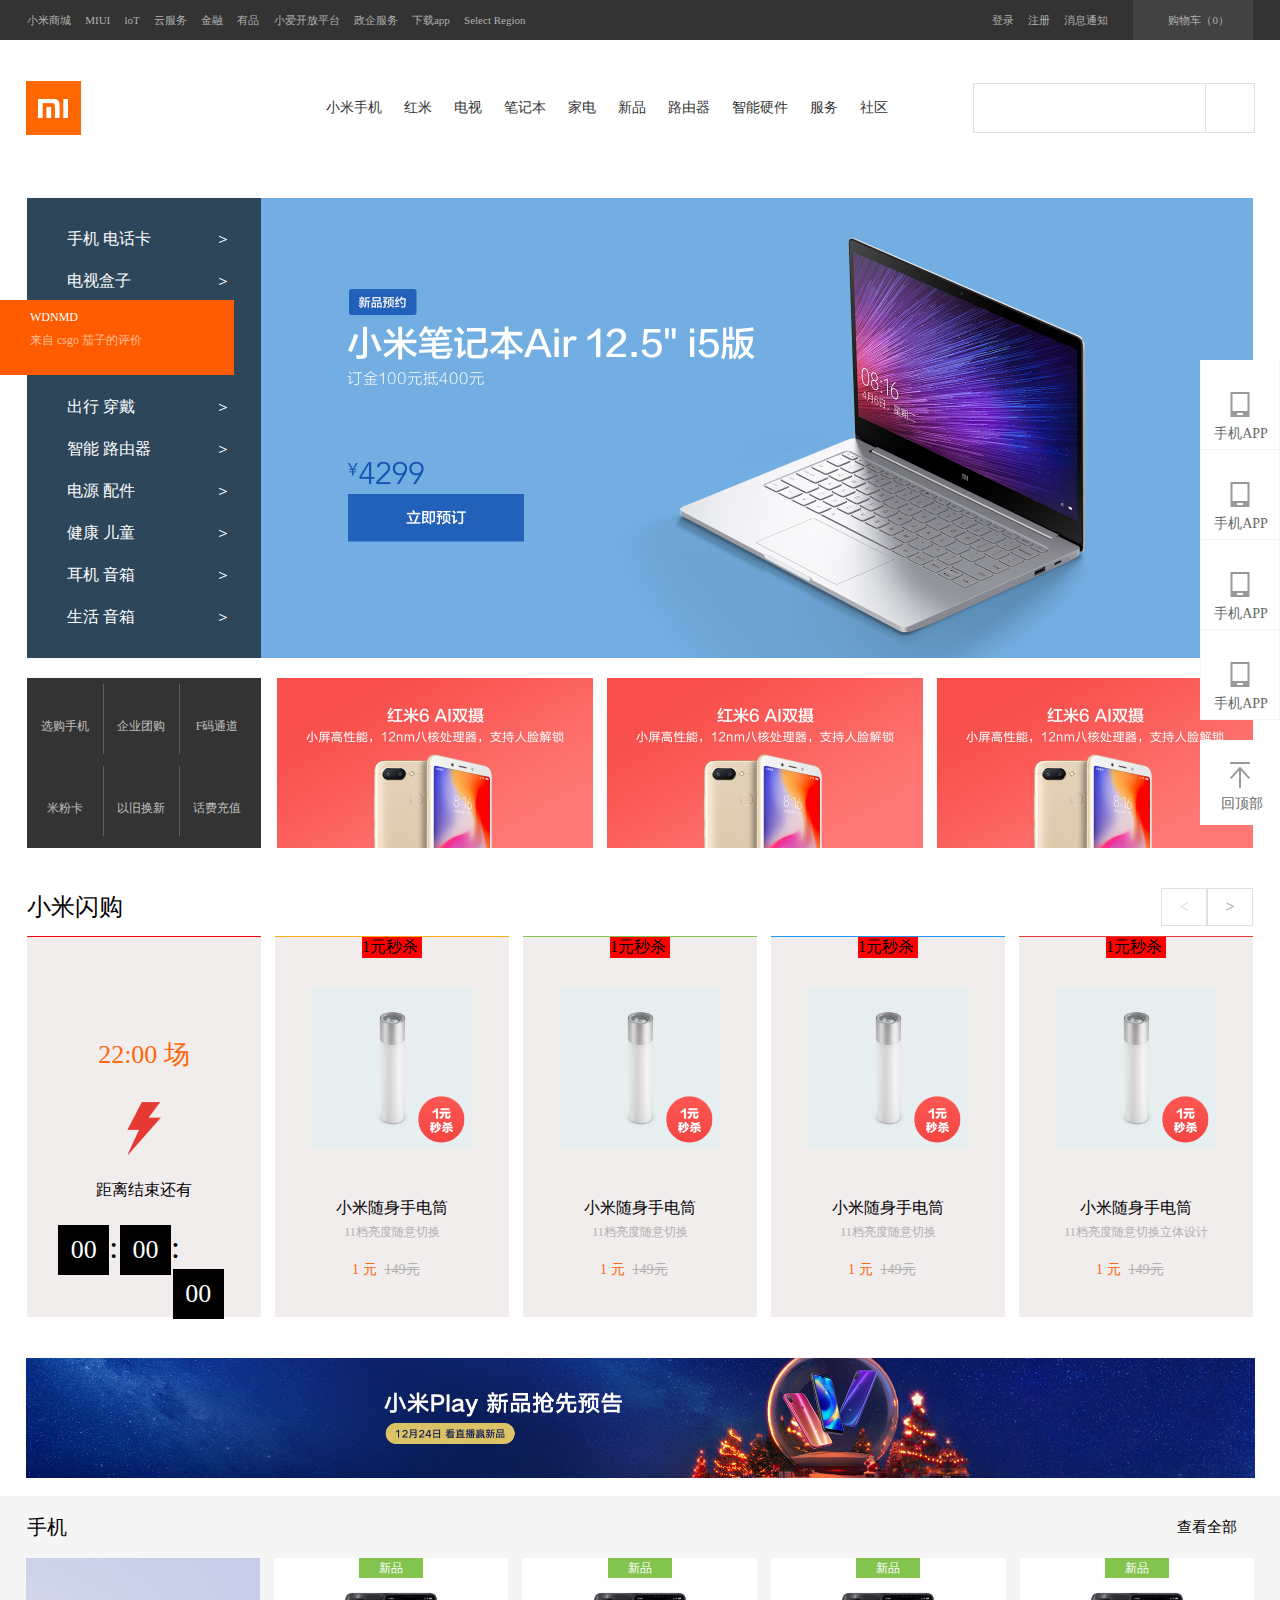
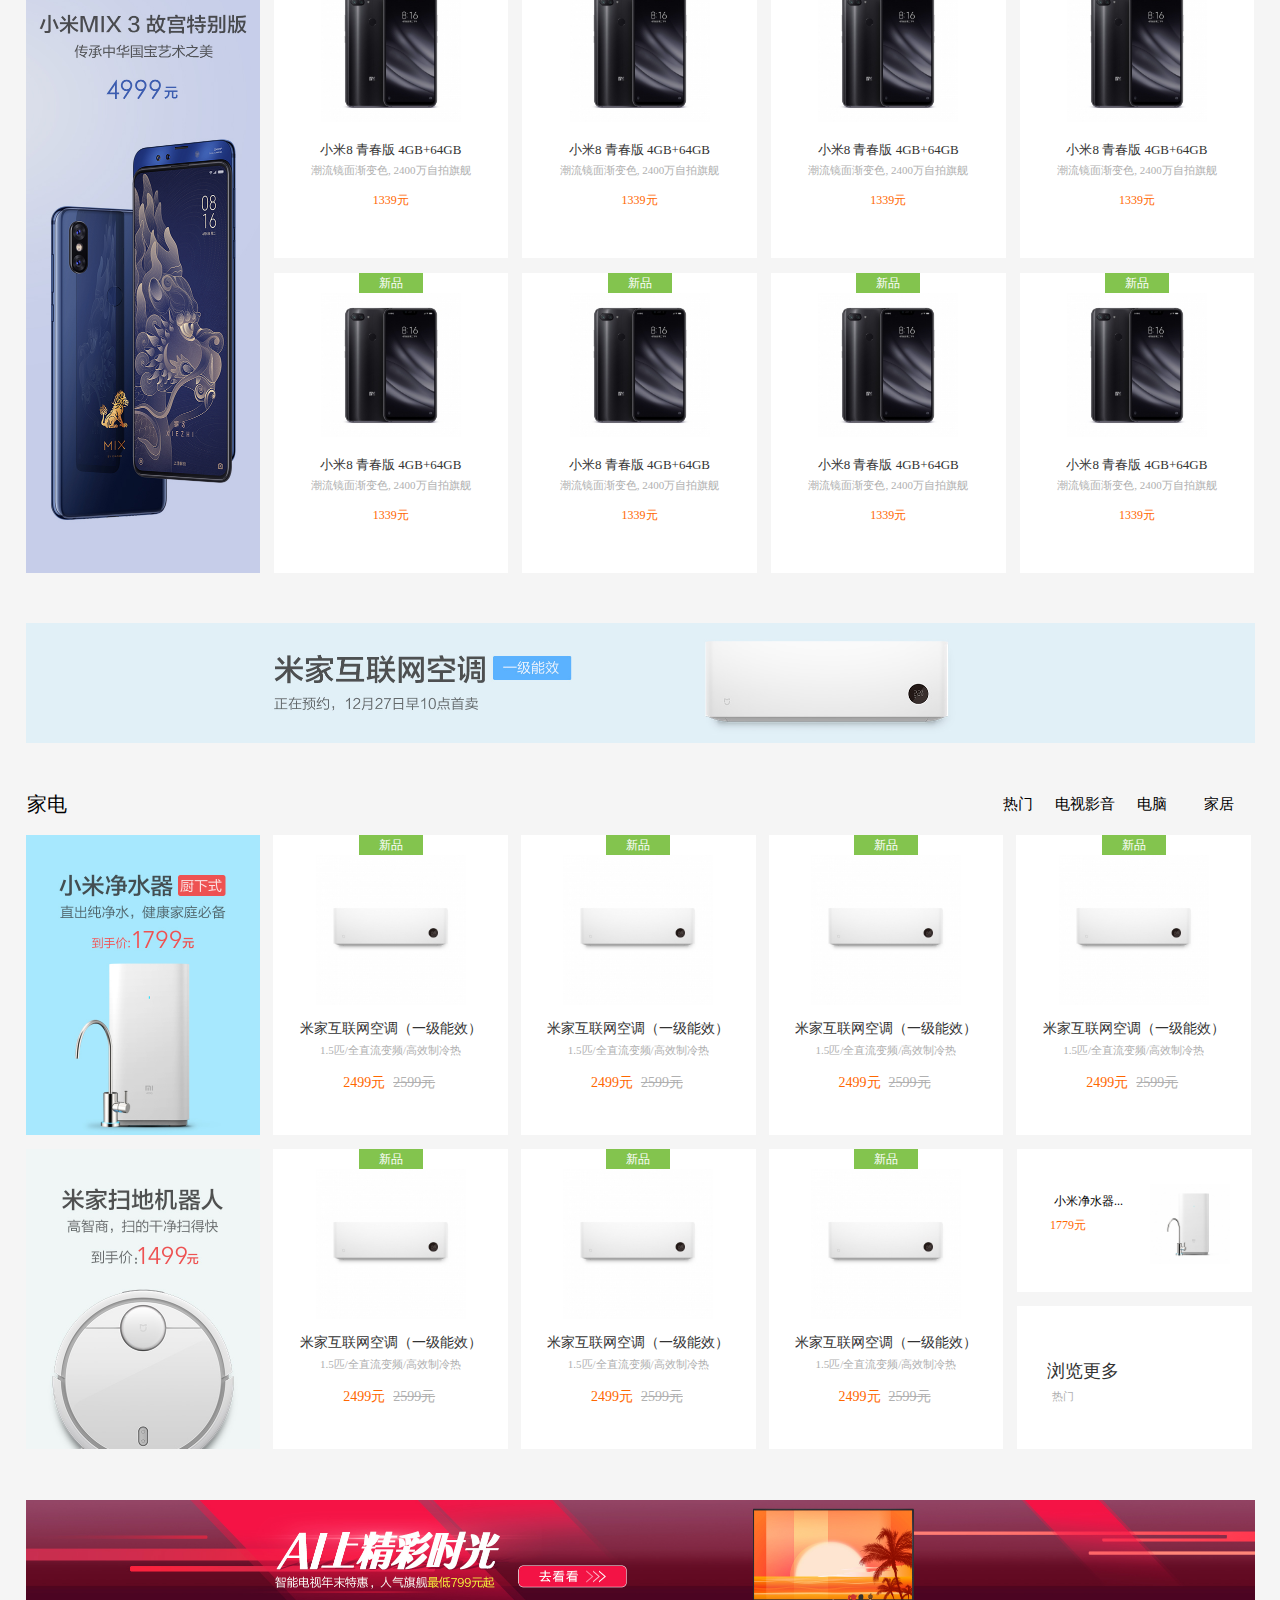
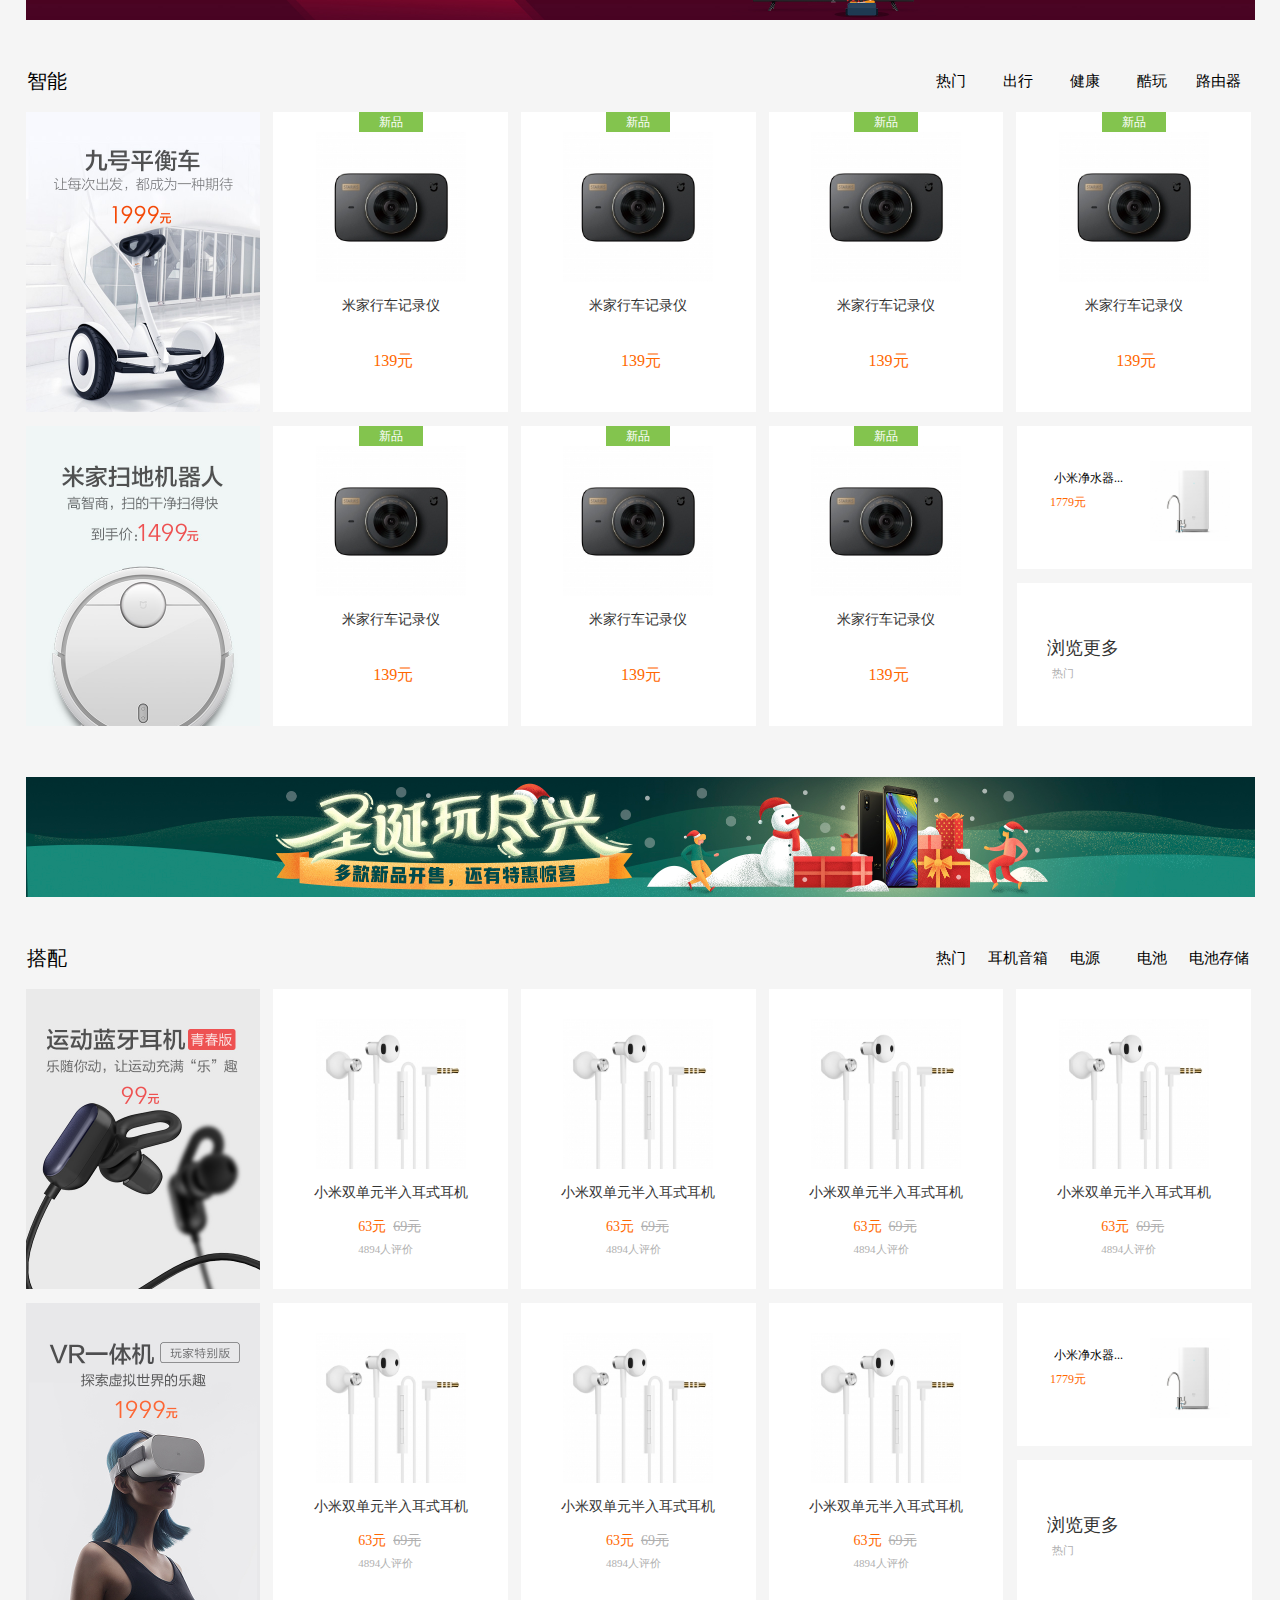
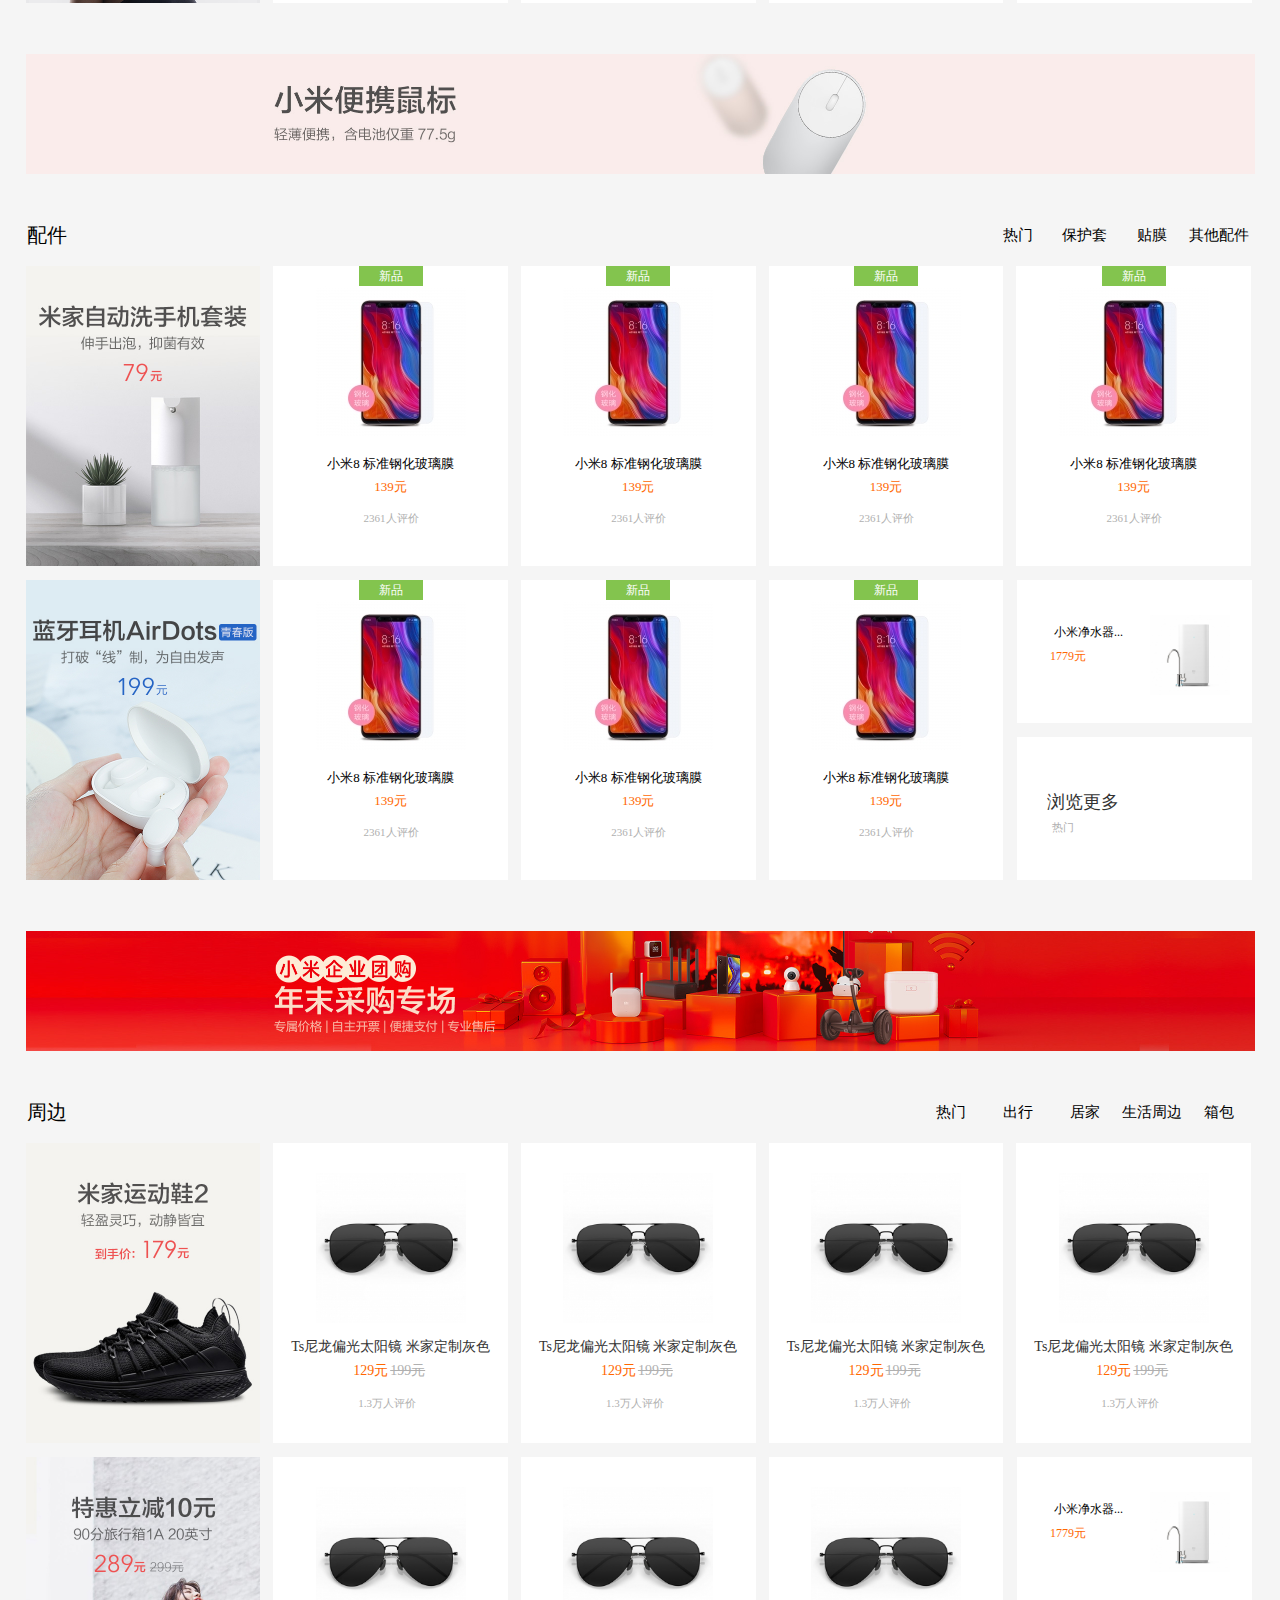
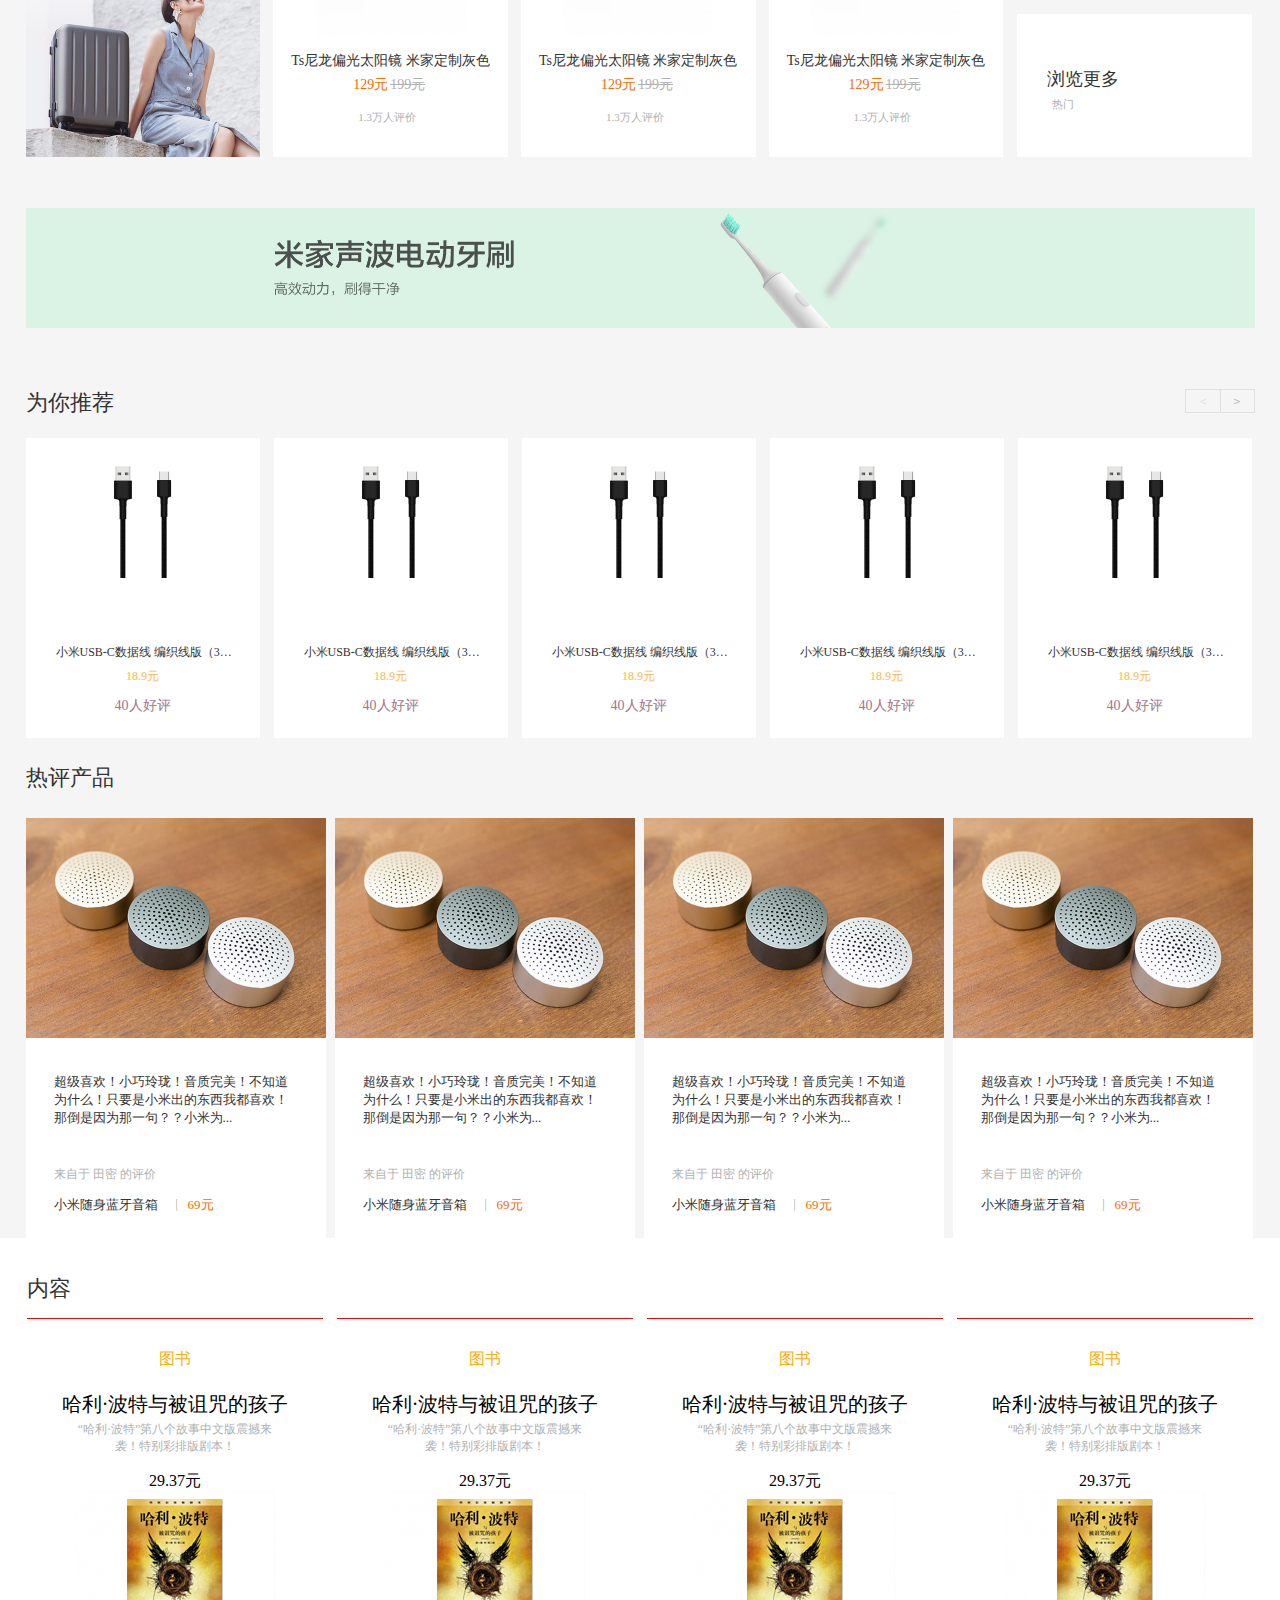
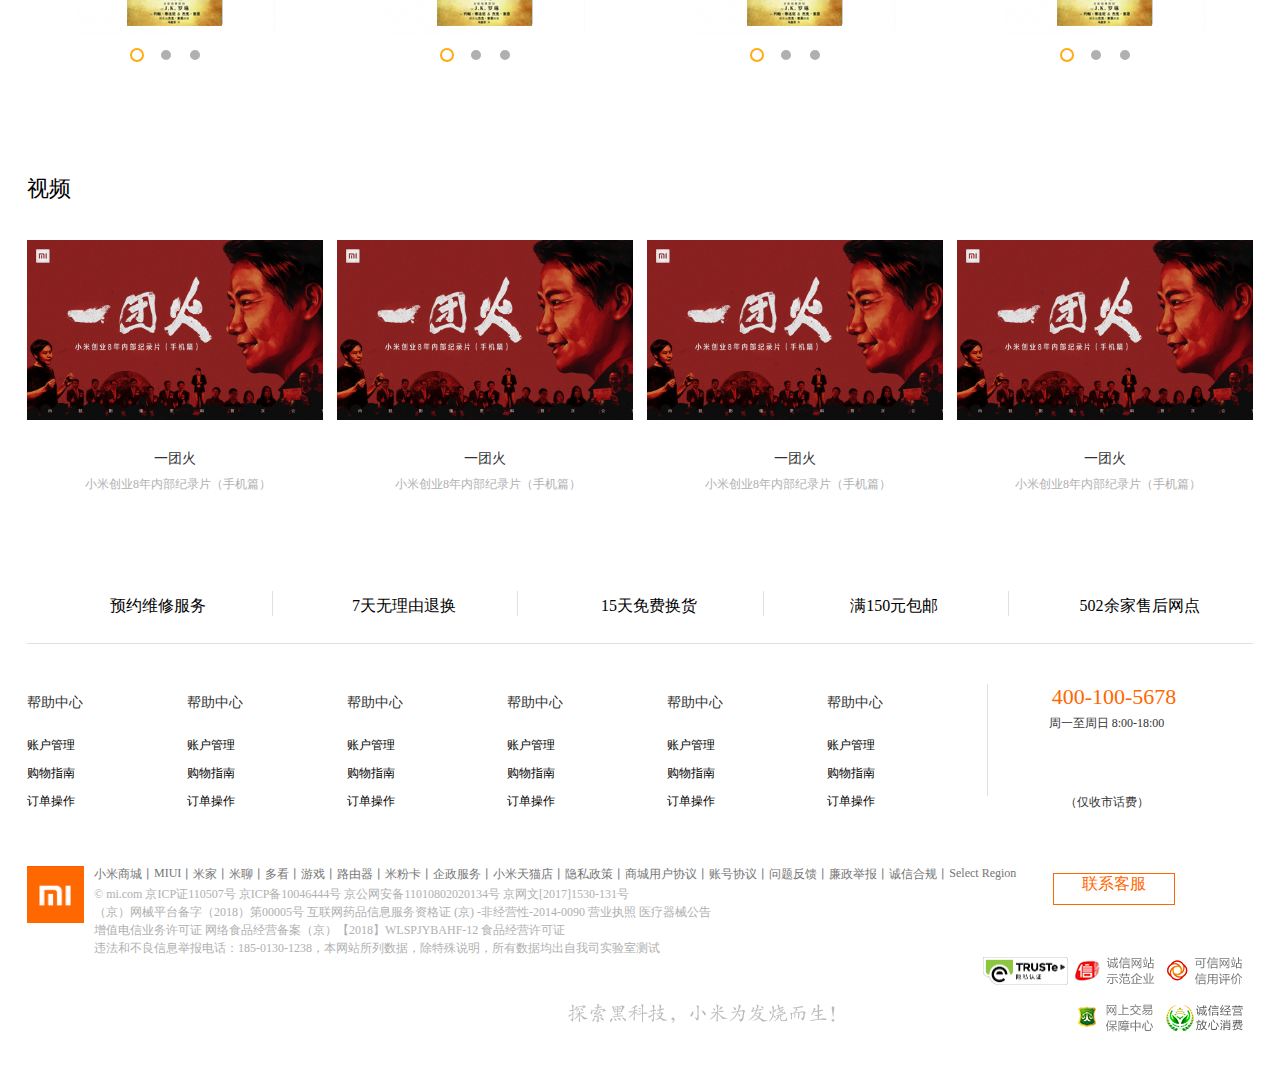
<file: index.html>
<!DOCTYPE html>
<html>
	<head>
		<meta charset="utf-8">
		<link rel="stylesheet" type="text/css" href="base.css"/>
		<link rel="stylesheet" type="text/css" href="style.css"/>
		<link rel="shortcut icon" href="logo/favicon.ico"/>
		<title>小米商城</title>
	</head>
	<body>
		<!-- 置顶栏 -->
		<div class="zhiding">
			<ul>
				<li>
					<div class="zhaop">
						<img src="logo/3333.png" >
						
					</div>
					<div class="zhaop-text">手机APP</div>
				</li>
				<li><div class="zhaop">
						<img src="logo/3333.png" >
						
					</div>
					<div class="zhaop-text">手机APP</div></li>
				<li><div class="zhaop">
						<img src="logo/3333.png" >
						
					</div>
					<div class="zhaop-text">手机APP</div></li>
				<li><div class="zhaop">
						<img src="logo/3333.png" >
						
					</div>
					<div class="zhaop-text">手机APP</div></li>
			</ul>
			<div class="zhiding1">
				<div class="zhaop">
					<img src="logo/totop.png" >
					
				</div>
				<div class="zhaop-text">回顶部</div>
			</div>
		</div>
		<!-- 置顶结束 -->
		<div class="di">
			<div class="daohang">
			<a href="">
				<div class="daohang-left">
				<div class="left-text">小米商城</div>
				<div class="left-l">|</div>
				<div class="left-text">MIUI</div>
				<div class="left-l">|</div>
				<div class="left-text">loT</div>
				<div class="left-l">|</div>
				<div class="left-text">云服务</div>
				<div class="left-l">|</div>
				<div class="left-text">金融</div>
				<div class="left-l">|</div>
				<div class="left-text">有品</div>
				<div class="left-l">|</div>
				<div class="left-text">小爱开放平台</div>
				<div class="left-l">|</div>
				<div class="left-text">政企服务</div>
				<div class="left-l">|</div>
				<div class="left-text">下载app</div>
				<div class="left-l">|</div>
				<div class="left-text">Select Region</div>
			</a>
			</div>
			
			<div class="gouwuche">
			<a href="">
				<div class="gouwuche-text"><i class="iconfont">&#xe600;</i>  购物车（0）</div>
            </div>
			<div class="daohang-right">
				<div class="right-text">消息通知</div>
				<div class="right-l">|</div>
				<div class="right-text">注册</div>
				<div class="right-l">|</div>
				<div class="right-text">登录</div>
			</a>
			</div>
		</div>
		<div class="di2">
			<div class="di2-daohang2">
			<a href="">
				<div class="di2-daohang2-img">
					<img src="logo/milog.png" >
			</a>
				</div>
				<div class="di2-daohang2-text">
				<a href="">
					<div class="di2-daohang2-text-text">小米手机</div>
					<div class="di2-daohang2-text-text">红米</div>
					<div class="di2-daohang2-text-text">电视</div>
					<div class="di2-daohang2-text-text">笔记本</div>
					<div class="di2-daohang2-text-text">家电</div>
					<div class="di2-daohang2-text-text">新品</div>
					<div class="di2-daohang2-text-text">路由器</div>
					<div class="di2-daohang2-text-text">智能硬件</div>
					<div class="di2-daohang2-text-text">服务</div>
					<div class="di2-daohang2-text-text">社区</div>
				</a>
				</div>
				
			
				<div class="box">
				<a href="">
					<div class="box1"><i class="iconfont">&#xe6ac;</i></div>
				</a>
				</div>
				
			</div>
		</div>
		
		<div class="banner">
			<a href="xq.html">
				<img src="logo/cyk.jpg" class="img" alt="">
			</a>
			<div class="box-left">
				<ul>
					<li class="lbt">
						<span class="lbt1">手机 电话卡</span>
						<span class="lbt2">＞</span>
					</li>
					<li class="lbt">
						<span class="lbt1">电视盒子</span>
						<span class="lbt2"> ＞ </span>
					</li><li class="lbt">
						<span class="lbt1">笔记本 平板</span>
						<span class="lbt2"> ＞ </span>
					</li><li class="lbt">
						<span class="lbt1">家电 插线板</span>
						<span class="lbt2"> ＞ </span>
					</li><li class="lbt">
						<span class="lbt1">出行 穿戴</span>
						<span class="lbt2"> ＞ </span>
					</li><li class="lbt">
						<span class="lbt1">智能 路由器</span>
						<span class="lbt2"> ＞ </span>
					</li><li class="lbt">
						<span class="lbt1">电源 配件</span>
						<span class="lbt2"> ＞ </span>
					</li><li class="lbt">
						<span class="lbt1">健康 儿童</span>
						<span class="lbt2"> ＞ </span>
					</li><li class="lbt">
						<span class="lbt1">耳机 音箱</span>
						<span class="lbt2"> ＞ </span>
					</li><li class="lbt">
						<span class="lbt1">生活 音箱</span>
						<span class="lbt2"> ＞ </span>
					</li>
				</ul>
			</div>
		</div>
		<!-- 轮播下面的 -->
		<div class="yongyong">
					<div class="tu123456">
						<div class="tu678">
							<div>
								<div class="wenzi123">
									<div class="wenzi11234">
		
										<i class="iconfont">&#xe604;</i>
									</div>
									<div>
										选购手机
									</div>
		
								</div>
								<div class="heng">
									<div></div>
								</div>
							</div>
							<div>
								<div class="wenzi123">
									<div class="wenzi11234">
		
										<i class="iconfont">&#xe787;</i>
									</div>
									<div>
										企业团购
									</div>
		
								</div>
								<div class="shu">
									<div class="shu1"></div>
									<div class="shu2"></div>
									<div class="heng">
										<div>
		
										</div>
									</div>
								</div>
							</div>
							<div>
								<div class="wenzi123">
									<div class="wenzi1234">
		
										<i class="iconfont">&#xe602;</i>
									</div>
									<div>
										F码通道
									</div>
		
								</div>
								<div class="heng">
									<div>
									</div>
								</div>
							</div>
							<div>
								<div class="wenzi123">
									<div class="wenzi1234">
		
										<i class="iconfont">&#xe60b;</i>
									</div>
									<div>
										米粉卡
									</div>
		
								</div>
							</div>
							<div>
								<div class="wenzi123">
									<div class="wenzi1234">
		
										<i class="iconfont">&#xe610;</i>
									</div>
									<div>
										以旧换新
									</div>
		
								</div>
								<div class="shu">
									<div class="shu1"></div>
									<div class="shu2"></div>
								</div>
							</div>
							<div>
								<div class="wenzi123">
									<div class="wenzi11234">
		
										<i class="iconfont">&#xe618;</i>
									</div>
									<div>
										话费充值
									</div>
		
								</div>
							</div>
						</div>
					</div>
					<div class="tupian111"><img src="logo/qqq.jpg" ></div>
					<div class="tupian111"><img src="logo/qqq.jpg" ></div>
					<div class="tupian111"><img src="logo/qqq.jpg" ></div>
		</div>
		<!-- 轮播下的结束 -->
		<div class="xmsg">
			<div class="daohang">
				<div class="left-textt">小米闪购</div>
				<div class="jiantou">
					<div class="jiantou-one"> < </div>
					<div class="jiantou-two"> > </div>
				</div>
			</div>
			<div class="kuang">
            <ul class="box-one">
				<li class="box-time">22:00 场</li>
				<img src="logo/flashpurchase%20(1).png" >
				<div class="box-text">距离结束还有</div>
				<div class="box-xia">
					<div class="box-suzi">00</div>
					<div class="box-dian">:</div>
					<div class="box-suzi">00</div>
					<div class="box-dian">:</div>
					<div class="box-suzi">00</div>
				</div>
			</ul>
			<ul class="box-two">
				<li class="miaosha">1元秒杀</li>
				<img src="logo/手电.png"  alt="">
				<li class="bao">小米随身手电筒</li>
				<li class="fang">11档亮度随意切换</li>
				<div class="jiaqian">
					<li class="leftt">1 元</li>
					<li>
						<del class="rightt">149元</del>
					</li>
				</div>
			</ul>
			<ul class="box-two three">
				<li class="miaosha">1元秒杀</li>
				<img src="logo/手电.png"  alt="">
				<li class="bao">小米随身手电筒</li>
				<li class="fang">11档亮度随意切换</li>
				<div class="jiaqian">
					<li class="leftt">1 元</li>
					<li>
						<del class="rightt">149元</del>
					</li>
				</div>
			</ul>
			<ul class="box-two four">
				<li class="miaosha">1元秒杀</li>
				<img src="logo/手电.png"  alt="">
				<li class="bao">小米随身手电筒</li>
				<li class="fang">11档亮度随意切换</li>
				<div class="jiaqian">
					<li class="leftt">1 元</li>
					<li>
						<del class="rightt">149元</del>
					</li>
				</div>
			</ul>
			<ul class="box-two five">
				<li class="miaosha">1元秒杀</li>
				<img src="logo/手电.png"  alt="">
				<li class="bao">小米随身手电筒</li>
				<li class="fang">11档亮度随意切换立体设计</li>
				<div class="jiaqian">
					<li class="leftt">1 元</li>
					<li>
						<del class="rightt">149元</del>
					</li>
				</div>
			</ul>
			</div>
		</div>
		<!-- 插图 -->
		<div class="tupian">
			<div class="tupian2">
				<img src="logo/xmad_15453581617528_rugJk.png" >
			</div>
		</div>
		<!-- 插图 -->
		<!-- 手机开始 -->
		<div class="shouji">
			<div class="shouji2">
				<div class="shouji2-top">
					<div class="shouji2-top-left">手机</div>
					<div class="shouji2-top-text"><i class="iconfont">&#xe658;</i></div>
					<div class="shouji2-top-right">查看全部</div>
				</div>
				<div class="shouji-bottom">
					<div class="shouji-bottom-left">
						<img src="logo/小米3.jpg" >
					</div>
					<div class="shouji-bottom-right">
						<ul>
							<li>
								<div class="shouji-bottom-right-xp">新品</div>
								<div class="shouji-bottom-right-tu">
									<img src="logo/小米8.jpg" >
								</div>
								<div class="shouji-bottom-right-jieshao">小米8 青春版 4GB+64GB</div>
								<div class="shouji-bottom-right-jieshao2">潮流镜面渐变色, 2400万自拍旗舰 </div>
								<div class="shouji-bottom-right-jieshao3">1339元</div>
							</li>
							<li><div class="shouji-bottom-right-xp">新品</div>
								<div class="shouji-bottom-right-tu">
									<img src="logo/小米8.jpg" >
								</div>
								<div class="shouji-bottom-right-jieshao">小米8 青春版 4GB+64GB</div>
								<div class="shouji-bottom-right-jieshao2">潮流镜面渐变色, 2400万自拍旗舰 </div>
								<div class="shouji-bottom-right-jieshao3">1339元</div></li>
							<li><div class="shouji-bottom-right-xp">新品</div>
								<div class="shouji-bottom-right-tu">
									<img src="logo/小米8.jpg" >
								</div>
								<div class="shouji-bottom-right-jieshao">小米8 青春版 4GB+64GB</div>
								<div class="shouji-bottom-right-jieshao2">潮流镜面渐变色, 2400万自拍旗舰 </div>
								<div class="shouji-bottom-right-jieshao3">1339元</div></li>
							<li><div class="shouji-bottom-right-xp">新品</div>
								<div class="shouji-bottom-right-tu">
									<img src="logo/小米8.jpg" >
								</div>
								<div class="shouji-bottom-right-jieshao">小米8 青春版 4GB+64GB</div>
								<div class="shouji-bottom-right-jieshao2">潮流镜面渐变色, 2400万自拍旗舰 </div>
								<div class="shouji-bottom-right-jieshao3">1339元</div></li>
							<li><div class="shouji-bottom-right-xp">新品</div>
								<div class="shouji-bottom-right-tu">
									<img src="logo/小米8.jpg" >
								</div>
								<div class="shouji-bottom-right-jieshao">小米8 青春版 4GB+64GB</div>
								<div class="shouji-bottom-right-jieshao2">潮流镜面渐变色, 2400万自拍旗舰 </div>
								<div class="shouji-bottom-right-jieshao3">1339元</div></li>
							<li><div class="shouji-bottom-right-xp">新品</div>
								<div class="shouji-bottom-right-tu">
									<img src="logo/小米8.jpg" >
								</div>
								<div class="shouji-bottom-right-jieshao">小米8 青春版 4GB+64GB</div>
								<div class="shouji-bottom-right-jieshao2">潮流镜面渐变色, 2400万自拍旗舰 </div>
								<div class="shouji-bottom-right-jieshao3">1339元</div></li>
							<li><div class="shouji-bottom-right-xp">新品</div>
								<div class="shouji-bottom-right-tu">
									<img src="logo/小米8.jpg" >
								</div>
								<div class="shouji-bottom-right-jieshao">小米8 青春版 4GB+64GB</div>
								<div class="shouji-bottom-right-jieshao2">潮流镜面渐变色, 2400万自拍旗舰 </div>
								<div class="shouji-bottom-right-jieshao3">1339元</div></li>
							<li><div class="shouji-bottom-right-xp">新品</div>
								<div class="shouji-bottom-right-tu">
									<img src="logo/小米8.jpg" >
								</div>
								<div class="shouji-bottom-right-jieshao">小米8 青春版 4GB+64GB</div>
								<div class="shouji-bottom-right-jieshao2">潮流镜面渐变色, 2400万自拍旗舰 </div>
								<div class="shouji-bottom-right-jieshao3">1339元</div></li>
						</ul>
					</div>
				</div>
			</div>
			
		</div>
		<!-- 手机结束 -->
		<div class="tp">
			<div class="tp2">
				<img src="logo/xmad_15452699406995_cRLfW.jpg" >
			</div>
		</div>
		<!-- 家电开始 -->
		<div class="jiadian">
			<div class="jiadian2">
				<div class="jiadian2-top">
					<div class="jiadian2-top-left">家电</div>
					<div class="jiadian2-top-right">家居</div>
					<div class="jiadian2-top-right">电脑</div>
					<div class="jiadian2-top-right">电视影音</div>
					<div class="jiadian2-top-right">热门</div>
				</div>
				<div class="jiadian-bottom-top">
					<ul>
						<li>
							<div class="jiadian-bottom-top-tu">
								<img src="logo/xmad_15453810333749_hDsXv.jpg" >
							</div>
						</li>
						<li>
							<div class="pingjia">
								<div class="pingjia1">WDNMD</div>
								<div class="pingjia2">来自 csgo 茄子的评价</div>
							</div>
							<div class="jiadian-bottom-bottom-xp">新品</div>
							<div class="jiadian-bottom-bottom-tupian">
								<img src="logo/pms_1545269074.36462226!220x220.jpg" >
							</div>
							<div class="jiadian-bottom-bottom-jiaoshao">米家互联网空调（一级能效）</div>
							<div class="jiadian-bottom-bottom-jiaoshao2">1.5匹/全直流变频/高效制冷热</div>
							<div class="jiadian-bottom-bottom-jiaoshao5">
								<div class="jiadian-bottom-bottom-jiaoshao3">2499元</div>
								<div class="jiadian-bottom-bottom-jiaoshao4">2599元</div>
							</div>
						</li>
						<li><div class="jiadian-bottom-bottom-xp">新品</div>
							<div class="jiadian-bottom-bottom-tupian">
								<img src="logo/pms_1545269074.36462226!220x220.jpg" >
							</div>
							<div class="jiadian-bottom-bottom-jiaoshao">米家互联网空调（一级能效）</div>
							<div class="jiadian-bottom-bottom-jiaoshao2">1.5匹/全直流变频/高效制冷热</div>
							<div class="jiadian-bottom-bottom-jiaoshao5">
								<div class="jiadian-bottom-bottom-jiaoshao3">2499元</div>
								<div class="jiadian-bottom-bottom-jiaoshao4">2599元</div>
							</div></li>
						<li><div class="jiadian-bottom-bottom-xp">新品</div>
							<div class="jiadian-bottom-bottom-tupian">
								<img src="logo/pms_1545269074.36462226!220x220.jpg" >
							</div>
							<div class="jiadian-bottom-bottom-jiaoshao">米家互联网空调（一级能效）</div>
							<div class="jiadian-bottom-bottom-jiaoshao2">1.5匹/全直流变频/高效制冷热</div>
							<div class="jiadian-bottom-bottom-jiaoshao5">
								<div class="jiadian-bottom-bottom-jiaoshao3">2499元</div>
								<div class="jiadian-bottom-bottom-jiaoshao4">2599元</div>
							</div></li>
						<li><div class="jiadian-bottom-bottom-xp">新品</div>
							<div class="jiadian-bottom-bottom-tupian">
								<img src="logo/pms_1545269074.36462226!220x220.jpg" >
							</div>
							<div class="jiadian-bottom-bottom-jiaoshao">米家互联网空调（一级能效）</div>
							<div class="jiadian-bottom-bottom-jiaoshao2">1.5匹/全直流变频/高效制冷热</div>
							<div class="jiadian-bottom-bottom-jiaoshao5">
								<div class="jiadian-bottom-bottom-jiaoshao3">2499元</div>
								<div class="jiadian-bottom-bottom-jiaoshao4">2599元</div>
							</div></li>
						
					</ul>
				</div>
				<div class="jiadian-bottom-bottom">
					<ul>
						<li>
							<div class="jiadian-bottom-bottom-tu">
								<img src="logo/xmad_15407948090121_sNfyZ.jpg" >
							</div>
						</li>
						<li><div class="jiadian-bottom-bottom-xp">新品</div>
							<div class="jiadian-bottom-bottom-tupian">
								<img src="logo/pms_1545269074.36462226!220x220.jpg" >
							</div>
							<div class="jiadian-bottom-bottom-jiaoshao">米家互联网空调（一级能效）</div>
							<div class="jiadian-bottom-bottom-jiaoshao2">1.5匹/全直流变频/高效制冷热</div>
							<div class="jiadian-bottom-bottom-jiaoshao5">
								<div class="jiadian-bottom-bottom-jiaoshao3">2499元</div>
								<div class="jiadian-bottom-bottom-jiaoshao4">2599元</div>
							</div></li>
						<li><div class="jiadian-bottom-bottom-xp">新品</div>
							<div class="jiadian-bottom-bottom-tupian">
								<img src="logo/pms_1545269074.36462226!220x220.jpg" >
							</div>
							<div class="jiadian-bottom-bottom-jiaoshao">米家互联网空调（一级能效）</div>
							<div class="jiadian-bottom-bottom-jiaoshao2">1.5匹/全直流变频/高效制冷热</div>
							<div class="jiadian-bottom-bottom-jiaoshao5">
								<div class="jiadian-bottom-bottom-jiaoshao3">2499元</div>
								<div class="jiadian-bottom-bottom-jiaoshao4">2599元</div>
							</div></li>
						<li><div class="jiadian-bottom-bottom-xp">新品</div>
							<div class="jiadian-bottom-bottom-tupian">
								<img src="logo/pms_1545269074.36462226!220x220.jpg" >
							</div>
							<div class="jiadian-bottom-bottom-jiaoshao">米家互联网空调（一级能效）</div>
							<div class="jiadian-bottom-bottom-jiaoshao2">1.5匹/全直流变频/高效制冷热</div>
							<div class="jiadian-bottom-bottom-jiaoshao5">
								<div class="jiadian-bottom-bottom-jiaoshao3">2499元</div>
								<div class="jiadian-bottom-bottom-jiaoshao4">2599元</div>
							</div></li>
					</ul>
				</div>
				<div class="jiadian-bottom-last">
					<ul>
						<li>
							<div class="jiadian-bottom-last-jieshao">小米净水器...</div>
							<div class="jiadian-bottom-last-1779">1779元</div>
							<div class="jiadian-bottom-last-jinshuiqi">
								<img src="logo/pms_1521634907.16181074!220x220.jpg" >
							</div>
							
						</li>
						<li>
							<div class="jiadian-bottom-last-js">浏览更多</div>
							<div class="jiadian-bottom-last-rm">热门</div>
							<div class="jiadian-bottom-last-text"><i class="iconfont">&#xe660;</i></div>
						</li>
					</ul>
				</div>
			</div>
		</div>
		<!-- 家电结束 -->
		<div class="tp">
			<div class="tp2">
				<img src="logo/xmad_15454719135412_tSMjH.jpg" >
			</div>
		</div>
		<!-- 智能 -->
		<div class="jiadian">
			<div class="jiadian2">
				<div class="jiadian2-top">
					<div class="jiadian2-top-left">智能</div>
					<div class="jiadian2-top-right">路由器</div>
					<div class="jiadian2-top-right">酷玩</div>
					<div class="jiadian2-top-right">健康</div>
					<div class="jiadian2-top-right">出行</div>
					<div class="jiadian2-top-right">热门</div>
				</div>
				<div class="jiadian-bottom-top">
					<ul>
						<li>
							<div class="jiadian-bottom-top-tu">
								<img src="logo/xmad_14950995035103_fhWtH.jpg" >
							</div>
						</li>
						<li>
							<div class="jiadian-bottom-bottom-xp">新品</div>
							<div class="jiadian-bottom-bottom-tupian">
								<img src="logo/pms_1539051273.95659582!220x220.jpg" >
							</div>
							<div class="jiadian-bottom-bottom-jiaoshao">米家行车记录仪</div>
							<div class="jiadian-bottom-bottom-jiaoshao2"></div>
							<div class="jiadian-bottom-bottom-jiaosha5">
								<div class="jiadian-bottom-bottom-jiaosha3">139元</div>
								</div>
						</li>
						<li>
							<div class="jiadian-bottom-bottom-xp">新品</div>
							<div class="jiadian-bottom-bottom-tupian">
								<img src="logo/pms_1539051273.95659582!220x220.jpg" >
							</div>
							<div class="jiadian-bottom-bottom-jiaoshao">米家行车记录仪</div>
							<div class="jiadian-bottom-bottom-jiaoshao2"></div>
							<div class="jiadian-bottom-bottom-jiaosha5">
								<div class="jiadian-bottom-bottom-jiaosha3">139元</div>
								</div>
						</li>
						<li>
							<div class="jiadian-bottom-bottom-xp">新品</div>
							<div class="jiadian-bottom-bottom-tupian">
								<img src="logo/pms_1539051273.95659582!220x220.jpg" >
							</div>
							<div class="jiadian-bottom-bottom-jiaoshao">米家行车记录仪</div>
							<div class="jiadian-bottom-bottom-jiaoshao2"></div>
							<div class="jiadian-bottom-bottom-jiaosha5">
								<div class="jiadian-bottom-bottom-jiaosha3">139元</div>
								</div>
						</li>
						<li>
							<div class="jiadian-bottom-bottom-xp">新品</div>
							<div class="jiadian-bottom-bottom-tupian">
								<img src="logo/pms_1539051273.95659582!220x220.jpg" >
							</div>
							<div class="jiadian-bottom-bottom-jiaoshao">米家行车记录仪</div>
							<div class="jiadian-bottom-bottom-jiaoshao2"></div>
							<div class="jiadian-bottom-bottom-jiaosha5">
								<div class="jiadian-bottom-bottom-jiaosha3">139元</div>
								</div>
						</li>
						
					</ul>
				</div>
				<div class="jiadian-bottom-bottom">
					<ul>
						<li>
							<div class="jiadian-bottom-bottom-tu">
								<img src="logo/xmad_15407948090121_sNfyZ.jpg" >
							</div>
						</li>
						<li>
							<div class="jiadian-bottom-bottom-xp">新品</div>
							<div class="jiadian-bottom-bottom-tupian">
								<img src="logo/pms_1539051273.95659582!220x220.jpg" >
							</div>
							<div class="jiadian-bottom-bottom-jiaoshao">米家行车记录仪</div>
							<div class="jiadian-bottom-bottom-jiaoshao2"></div>
							<div class="jiadian-bottom-bottom-jiaosha5">
								<div class="jiadian-bottom-bottom-jiaosha3">139元</div>
								</div>
						</li>
						<li><div class="jiadian-bottom-bottom-xp">新品</div>
							<div class="jiadian-bottom-bottom-tupian">
								<img src="logo/pms_1539051273.95659582!220x220.jpg" >
							</div>
							<div class="jiadian-bottom-bottom-jiaoshao">米家行车记录仪</div>
							<div class="jiadian-bottom-bottom-jiaoshao2"></div>
							<div class="jiadian-bottom-bottom-jiaosha5">
								<div class="jiadian-bottom-bottom-jiaosha3">139元</div>
								</div></li>
						<li><div class="jiadian-bottom-bottom-xp">新品</div>
							<div class="jiadian-bottom-bottom-tupian">
								<img src="logo/pms_1539051273.95659582!220x220.jpg" >
							</div>
							<div class="jiadian-bottom-bottom-jiaoshao">米家行车记录仪</div>
							<div class="jiadian-bottom-bottom-jiaoshao2"></div>
							<div class="jiadian-bottom-bottom-jiaosha5">
								<div class="jiadian-bottom-bottom-jiaosha3">139元</div>
							</div></li>
					</ul>
				</div>
				<div class="jiadian-bottom-last">
					<ul>
						<li>
							<div class="jiadian-bottom-last-jieshao">小米净水器...</div>
							<div class="jiadian-bottom-last-1779">1779元</div>
							<div class="jiadian-bottom-last-jinshuiqi">
								<img src="logo/pms_1521634907.16181074!220x220.jpg" >
							</div>
							
						</li>
						<li>
							<div class="jiadian-bottom-last-js">浏览更多</div>
							<div class="jiadian-bottom-last-rm">热门</div>
							<div class="jiadian-bottom-last-text"><i class="iconfont">&#xe660;</i></div>
						</li>
					</ul>
				</div>
			</div>
		</div>
		<!-- 智能结束 -->
		<div class="tp">
			<div class="tp2">
				<img src="logo/xmad_15452706977541_Eiubm.jpg" >
			</div>
		</div>
		<!-- 搭配 -->
		<div class="jiadian">
			<div class="jiadian2">
				<div class="jiadian2-top">
					<div class="jiadian2-top-left">搭配</div>
					<div class="jiadian2-top-right">电池存储卡</div>
					<div class="jiadian2-top-right">电池</div>
					<div class="jiadian2-top-right">电源</div>
					<div class="jiadian2-top-right">耳机音箱</div>
					<div class="jiadian2-top-right">热门</div>
				</div>
				<div class="jiadian-bottom-top">
					<ul>
						<li>
							<div class="jiadian-bottom-top-tu">
								<img src="logo/xmad_15338967362713_dmRBh.jpg" >
							</div>
						</li>
						<li>
							<div class="dapei-bottom-bottom-tupian">
								<img src="logo/pms_1521442671.5222520!220x220.jpg" >
							</div>
							<div class="jiadian-bottom-bottom-jiaoshao">小米双单元半入耳式耳机</div>
							<div class="jiadian-bottom-bottom-jiaoshao2"></div>
							<div class="dapei-bottom-bottom-jiaoshao5">
								<div class="dapei-bottom-bottom-jiaoshao3">63元</div>
								<div class="dapei-bottom-bottom-jiaoshao4">69元</div>
							</div>
							<div class="dapei-bottom-bottom-jiaoshao6">4894人评价</div>
						</li>
						<li>
							<div class="dapei-bottom-bottom-tupian">
								<img src="logo/pms_1521442671.5222520!220x220.jpg" >
							</div>
							<div class="jiadian-bottom-bottom-jiaoshao">小米双单元半入耳式耳机</div>
							<div class="jiadian-bottom-bottom-jiaoshao2"></div>
							<div class="dapei-bottom-bottom-jiaoshao5">
								<div class="dapei-bottom-bottom-jiaoshao3">63元</div>
								<div class="dapei-bottom-bottom-jiaoshao4">69元</div>
							</div>
							<div class="dapei-bottom-bottom-jiaoshao6">4894人评价</div>
						</li>
						<li>
							<div class="dapei-bottom-bottom-tupian">
								<img src="logo/pms_1521442671.5222520!220x220.jpg" >
							</div>
							<div class="jiadian-bottom-bottom-jiaoshao">小米双单元半入耳式耳机</div>
							<div class="jiadian-bottom-bottom-jiaoshao2"></div>
							<div class="dapei-bottom-bottom-jiaoshao5">
								<div class="dapei-bottom-bottom-jiaoshao3">63元</div>
								<div class="dapei-bottom-bottom-jiaoshao4">69元</div>
							</div>
							<div class="dapei-bottom-bottom-jiaoshao6">4894人评价</div>
						</li>
						<li>
							<div class="dapei-bottom-bottom-tupian">
								<img src="logo/pms_1521442671.5222520!220x220.jpg" >
							</div>
							<div class="jiadian-bottom-bottom-jiaoshao">小米双单元半入耳式耳机</div>
							<div class="jiadian-bottom-bottom-jiaoshao2"></div>
							<div class="dapei-bottom-bottom-jiaoshao5">
								<div class="dapei-bottom-bottom-jiaoshao3">63元</div>
								<div class="dapei-bottom-bottom-jiaoshao4">69元</div>
							</div>
							<div class="dapei-bottom-bottom-jiaoshao6">4894人评价</div>
						</li>
						
					</ul>
				</div>
				<div class="jiadian-bottom-bottom">
					<ul>
						<li>
							<div class="jiadian-bottom-bottom-tu">
								<img src="logo/xmad_15408890613338_IOdDV.jpg" >
							</div>
						</li>
						<li>
							<div class="dapei-bottom-bottom-tupian">
								<img src="logo/pms_1521442671.5222520!220x220.jpg" >
							</div>
							<div class="jiadian-bottom-bottom-jiaoshao">小米双单元半入耳式耳机</div>
							<div class="jiadian-bottom-bottom-jiaoshao2"></div>
							<div class="dapei-bottom-bottom-jiaoshao5">
								<div class="dapei-bottom-bottom-jiaoshao3">63元</div>
								<div class="dapei-bottom-bottom-jiaoshao4">69元</div>
							</div>
							<div class="dapei-bottom-bottom-jiaoshao6">4894人评价</div>
						</li>
						<li><div class="dapei-bottom-bottom-tupian">
								<img src="logo/pms_1521442671.5222520!220x220.jpg" >
							</div>
							<div class="jiadian-bottom-bottom-jiaoshao">小米双单元半入耳式耳机</div>
							<div class="jiadian-bottom-bottom-jiaoshao2"></div>
							<div class="dapei-bottom-bottom-jiaoshao5">
								<div class="dapei-bottom-bottom-jiaoshao3">63元</div>
								<div class="dapei-bottom-bottom-jiaoshao4">69元</div>
							</div>
							<div class="dapei-bottom-bottom-jiaoshao6">4894人评价</div></li>
						<li><div class="dapei-bottom-bottom-tupian">
								<img src="logo/pms_1521442671.5222520!220x220.jpg" >
							</div>
							<div class="jiadian-bottom-bottom-jiaoshao">小米双单元半入耳式耳机</div>
							<div class="jiadian-bottom-bottom-jiaoshao2"></div>
							<div class="dapei-bottom-bottom-jiaoshao5">
								<div class="dapei-bottom-bottom-jiaoshao3">63元</div>
								<div class="dapei-bottom-bottom-jiaoshao4">69元</div>
							</div>
							<div class="dapei-bottom-bottom-jiaoshao6">4894人评价</div></li>
					</ul>
				</div>
				<div class="jiadian-bottom-last">
					<ul>
						<li>
							<div class="jiadian-bottom-last-jieshao">小米净水器...</div>
							<div class="jiadian-bottom-last-1779">1779元</div>
							<div class="jiadian-bottom-last-jinshuiqi">
								<img src="logo/pms_1521634907.16181074!220x220.jpg" >
							</div>
							
						</li>
						<li>
							<div class="jiadian-bottom-last-js">浏览更多</div>
							<div class="jiadian-bottom-last-rm">热门</div>
							<div class="jiadian-bottom-last-text"><i class="iconfont">&#xe660;</i></div>
						</li>
					</ul>
				</div>
		</div>
		<!-- 搭配结束 -->
		<div class="tp">
			<div class="tp2">
				<img src="logo/xmad_15204798088946_YvzWs.jpg" >
			</div>
		</div>
		<!-- 配件开始 -->
		<div class="jiadian">
			<div class="jiadian2">
				<div class="jiadian2-top">
					<div class="jiadian2-top-left">配件</div>
					<div class="jiadian2-top-right">其他配件</div>
					<div class="jiadian2-top-right">贴膜</div>
					<div class="jiadian2-top-right">保护套</div>
					<div class="jiadian2-top-right">热门</div>
				</div>
				<div class="jiadian-bottom-top">
					<ul>
						<li>
							<div class="jiadian-bottom-top-tu">
								<img src="logo/xmad_15399144078801_opBVT.jpg" >
							</div>
						</li>
						<li>
							<div class="jiadian-bottom-bottom-xp">新品</div>
								<div class="jiadian-bottom-bottom-tupian">
									<img src="logo/pms_1527839741.58144552.jpg"
								</div>
								<div class="pj-bottom-bottom-jiaoshao">小米8 标准钢化玻璃膜</div> 
								<div class="pj-bottom-bottom-jiaoshao2">139元</div>
								<div class="pj-bottom-bottom-jiaoshao6">2361人评价</div>
								
						</li>
						<li>
							<div class="jiadian-bottom-bottom-xp">新品</div>
								<div class="jiadian-bottom-bottom-tupian">
									<img src="logo/pms_1527839741.58144552.jpg"
								</div>
								<div class="pj-bottom-bottom-jiaoshao">小米8 标准钢化玻璃膜</div> 
								<div class="pj-bottom-bottom-jiaoshao2">139元</div>
								<div class="pj-bottom-bottom-jiaoshao6">2361人评价</div>
						</li>
						<li>
							<div class="jiadian-bottom-bottom-xp">新品</div>
								<div class="jiadian-bottom-bottom-tupian">
									<img src="logo/pms_1527839741.58144552.jpg"
								</div>
								<div class="pj-bottom-bottom-jiaoshao">小米8 标准钢化玻璃膜</div> 
								<div class="pj-bottom-bottom-jiaoshao2">139元</div>
								<div class="pj-bottom-bottom-jiaoshao6">2361人评价</div>
						</li>
						<li>
							<div class="jiadian-bottom-bottom-xp">新品</div>
								<div class="jiadian-bottom-bottom-tupian">
									<img src="logo/pms_1527839741.58144552.jpg"
								</div>
								<div class="pj-bottom-bottom-jiaoshao">小米8 标准钢化玻璃膜</div> 
								<div class="pj-bottom-bottom-jiaoshao2">139元</div>
								<div class="pj-bottom-bottom-jiaoshao6">2361人评价</div>
						</li>
						
					</ul>
				</div>
				<div class="jiadian-bottom-bottom">
					<ul>
						<li>
							<div class="jiadian-bottom-bottom-tu">
								<img src="logo/xmad_15438026207445_MFOpC.jpg" >
							</div>
						</li>
						<li>
							<div class="jiadian-bottom-bottom-xp">新品</div>
								<div class="jiadian-bottom-bottom-tupian">
									<img src="logo/pms_1527839741.58144552.jpg"
								</div>
								<div class="pj-bottom-bottom-jiaoshao">小米8 标准钢化玻璃膜</div> 
								<div class="pj-bottom-bottom-jiaoshao2">139元</div>
								<div class="pj-bottom-bottom-jiaoshao6">2361人评价</div>
						</li>
						<li><div class="jiadian-bottom-bottom-xp">新品</div>
								<div class="jiadian-bottom-bottom-tupian">
									<img src="logo/pms_1527839741.58144552.jpg"
								</div>
								<div class="pj-bottom-bottom-jiaoshao">小米8 标准钢化玻璃膜</div> 
								<div class="pj-bottom-bottom-jiaoshao2">139元</div>
								<div class="pj-bottom-bottom-jiaoshao6">2361人评价</div></li>
						<li><div class="jiadian-bottom-bottom-xp">新品</div>
								<div class="jiadian-bottom-bottom-tupian">
									<img src="logo/pms_1527839741.58144552.jpg"
								</div>
								<div class="pj-bottom-bottom-jiaoshao">小米8 标准钢化玻璃膜</div> 
								<div class="pj-bottom-bottom-jiaoshao2">139元</div>
								<div class="pj-bottom-bottom-jiaoshao6">2361人评价</div></li>
					</ul>
				</div>
				<div class="jiadian-bottom-last">
					<ul>
						<li>
							<div class="jiadian-bottom-last-jieshao">小米净水器...</div>
							<div class="jiadian-bottom-last-1779">1779元</div>
							<div class="jiadian-bottom-last-jinshuiqi">
								<img src="logo/pms_1521634907.16181074!220x220.jpg" >
							</div>
							
						</li>
						<li>
							<div class="jiadian-bottom-last-js">浏览更多</div>
							<div class="jiadian-bottom-last-rm">热门</div>
							<div class="jiadian-bottom-last-text"><i class="iconfont">&#xe660;</i></div>
						</li>
					</ul>
				</div>
		</div>
		<!-- 配件结束 -->
		<div class="tp">
			<div class="tp2">
				<img src="logo/xmad_15441040908677_rBuAF.jpg" >
			</div>
		</div>
		<!-- 周边开始 -->
		<div class="jiadian">
			<div class="jiadian2">
				<div class="jiadian2-top">
					<div class="jiadian2-top-left">周边</div>
					<div class="jiadian2-top-right">箱包</div>
					<div class="jiadian2-top-right">生活周边</div>
					<div class="jiadian2-top-right">居家</div>
					<div class="jiadian2-top-right">出行</div>
					<div class="jiadian2-top-right">热门</div>
				</div>
				<div class="jiadian-bottom-top">
					<ul>
						<li>
							<div class="jiadian-bottom-top-tu">
								<img src="logo/xmad_15435434395699_vPGaD.jpg" >
							</div>
						</li>
						<li>
							<div class="dapei-bottom-bottom-tupian">
								<img src="logo/pms_1492999959.43955760!220x220.jpg" >
							</div>
							<div class="jiadian-bottom-bottom-jiaoshao">Ts尼龙偏光太阳镜 米家定制灰色</div>
							<div class="zb-bottom-bottom-jiaoshao2"></div>
							<div class="dapei-bottom-bottom-jiaoshao5">
								<div class="zb-bottom-bottom-jiaoshao3">129元</div>
								<div class="dapei-bottom-bottom-jiaoshao4">199元</div>
							</div>
							<div class="zb-bottom-bottom-jiaoshao2"></div>
							<div class="dapei-bottom-bottom-jiaoshao6">1.3万人评价</div>
						</li>
						<li>
							<div class="dapei-bottom-bottom-tupian">
								<img src="logo/pms_1492999959.43955760!220x220.jpg" >
							</div>
							<div class="jiadian-bottom-bottom-jiaoshao">Ts尼龙偏光太阳镜 米家定制灰色</div>
							<div class="zb-bottom-bottom-jiaoshao2"></div>
							<div class="dapei-bottom-bottom-jiaoshao5">
								<div class="zb-bottom-bottom-jiaoshao3">129元</div>
								<div class="dapei-bottom-bottom-jiaoshao4">199元</div>
							</div>
							<div class="zb-bottom-bottom-jiaoshao2"></div>
							<div class="dapei-bottom-bottom-jiaoshao6">1.3万人评价</div>
						</li>
						<li>
							<div class="dapei-bottom-bottom-tupian">
								<img src="logo/pms_1492999959.43955760!220x220.jpg" >
							</div>
							<div class="jiadian-bottom-bottom-jiaoshao">Ts尼龙偏光太阳镜 米家定制灰色</div>
							<div class="zb-bottom-bottom-jiaoshao2"></div>
							<div class="dapei-bottom-bottom-jiaoshao5">
								<div class="zb-bottom-bottom-jiaoshao3">129元</div>
								<div class="dapei-bottom-bottom-jiaoshao4">199元</div>
							</div>
							<div class="zb-bottom-bottom-jiaoshao2"></div>
							<div class="dapei-bottom-bottom-jiaoshao6">1.3万人评价</div>
						</li>
						<li>
							<div class="dapei-bottom-bottom-tupian">
								<img src="logo/pms_1492999959.43955760!220x220.jpg" >
							</div>
							<div class="jiadian-bottom-bottom-jiaoshao">Ts尼龙偏光太阳镜 米家定制灰色</div>
							<div class="zb-bottom-bottom-jiaoshao2"></div>
							<div class="dapei-bottom-bottom-jiaoshao5">
								<div class="zb-bottom-bottom-jiaoshao3">129元</div>
								<div class="dapei-bottom-bottom-jiaoshao4">199元</div>
							</div>
							<div class="zb-bottom-bottom-jiaoshao2"></div>
							<div class="dapei-bottom-bottom-jiaoshao6">1.3万人评价</div>
						</li>
						
					</ul>
				</div>
				<div class="jiadian-bottom-bottom">
					<ul>
						<li>
							<div class="jiadian-bottom-bottom-tu">
								<img src="logo/xmad_15362056723006_PDzpN.jpg" >
							</div>
						</li>
						<li>
							<div class="dapei-bottom-bottom-tupian">
								<img src="logo/pms_1492999959.43955760!220x220.jpg" >
							</div>
							<div class="jiadian-bottom-bottom-jiaoshao">Ts尼龙偏光太阳镜 米家定制灰色</div>
							<div class="zb-bottom-bottom-jiaoshao2"></div>
							<div class="dapei-bottom-bottom-jiaoshao5">
								<div class="zb-bottom-bottom-jiaoshao3">129元</div>
								<div class="dapei-bottom-bottom-jiaoshao4">199元</div>
							</div>
							<div class="zb-bottom-bottom-jiaoshao2"></div>
							<div class="dapei-bottom-bottom-jiaoshao6">1.3万人评价</div>
						</li>
						<li><div class="dapei-bottom-bottom-tupian">
								<img src="logo/pms_1492999959.43955760!220x220.jpg" >
							</div>
							<div class="jiadian-bottom-bottom-jiaoshao">Ts尼龙偏光太阳镜 米家定制灰色</div>
							<div class="zb-bottom-bottom-jiaoshao2"></div>
							<div class="dapei-bottom-bottom-jiaoshao5">
								<div class="zb-bottom-bottom-jiaoshao3">129元</div>
								<div class="dapei-bottom-bottom-jiaoshao4">199元</div>
							</div>
							<div class="zb-bottom-bottom-jiaoshao2"></div>
							<div class="dapei-bottom-bottom-jiaoshao6">1.3万人评价</div></li>
						<li><div class="dapei-bottom-bottom-tupian">
								<img src="logo/pms_1492999959.43955760!220x220.jpg" >
							</div>
							<div class="jiadian-bottom-bottom-jiaoshao">Ts尼龙偏光太阳镜 米家定制灰色</div>
							<div class="zb-bottom-bottom-jiaoshao2"></div>
							<div class="dapei-bottom-bottom-jiaoshao5">
								<div class="zb-bottom-bottom-jiaoshao3">129元</div>
								<div class="dapei-bottom-bottom-jiaoshao4">199元</div>
							</div>
							<div class="zb-bottom-bottom-jiaoshao2"></div>
							<div class="dapei-bottom-bottom-jiaoshao6">1.3万人评价</div></li>
					</ul>
				</div>
				<div class="jiadian-bottom-last">
					<ul>
						<li>
							<div class="jiadian-bottom-last-jieshao">小米净水器...</div>
							<div class="jiadian-bottom-last-1779">1779元</div>
							<div class="jiadian-bottom-last-jinshuiqi">
								<img src="logo/pms_1521634907.16181074!220x220.jpg" >
							</div>
							
						</li>
						<li>
							<div class="jiadian-bottom-last-js">浏览更多</div>
							<div class="jiadian-bottom-last-rm">热门</div>
							<div class="jiadian-bottom-last-text"><i class="iconfont">&#xe660;</i></div>
						</li>
					</ul>
				</div>
		</div>
		<!-- 周边结束 -->
		<div class="tp">
			<div class="tp2">
				<img src="logo/xmad_15204795762271_ZwaxE.jpg" >
			</div>
		</div>
		
		<div class="dibu">
			<div class="dibu2">
				<div class="top">
					<div class="top-left">为你推荐</div>
					<div class="top-right">
						<div class="right-box1">＜</div>
						<div class="right-box2">＞</div>
					</div>
				</div>
				<div class="dibu2-bottom">
					<ul>
						<li class="bottom-box">
							<div class="bottom-box-img">
								<img src="logo/数据线.jpg" >
							</div>
							<div class="bottom-box-ziti">小米USB-C数据线  编织线版（30cm）</div>
							<div class="bottom-box-ziti1">18.9元</div>
							<div class="bottom-box-ziti2">40人好评</div>
						</li>
						<li >
							<div class="bottom-box-img">
								<img src="logo/数据线.jpg" >
							</div>
							<div class="bottom-box-ziti">小米USB-C数据线  编织线版（30cm）</div>
							<div class="bottom-box-ziti1">18.9元</div>
							<div class="bottom-box-ziti2">40人好评</div>
						</li>
						<li class="bottom-box1">
							<div class="bottom-box-img">
								<img src="logo/数据线.jpg" >
							</div>
							<div class="bottom-box-ziti">小米USB-C数据线  编织线版（30cm）</div>
							<div class="bottom-box-ziti1">18.9元</div>
							<div class="bottom-box-ziti2">40人好评</div>
						</li>
						<li class="bottom-box1">
							<div class="bottom-box-img">
								<img src="logo/数据线.jpg" >
							</div>
							<div class="bottom-box-ziti">小米USB-C数据线  编织线版（30cm）</div>
							<div class="bottom-box-ziti1">18.9元</div>
							<div class="bottom-box-ziti2">40人好评</div>
						</li>
						<li class="bottom-box1">
							<div class="bottom-box-img">
								<img src="logo/数据线.jpg" >
							</div>
							<div class="bottom-box-ziti">小米USB-C数据线  编织线版（30cm）</div>
							<div class="bottom-box-ziti1">18.9元</div>
							<div class="bottom-box-ziti2">40人好评</div>
						</li>
					</ul>
				</div>
			</div>
		</div>
		<div class="rpcp">
			<div class="rpcp2">
				<div class="rpcp2-top">热评产品</div>
				<div class="rpcp2-bottom">
					<ul>
						<li class="rpcp2-bottom-1">
							<div class="zhaopian">
								<img src="logo/蓝牙音箱.jpg" >
							<div class="wenzi">超级喜欢！小巧玲珑！音质完美！不知道为什么！只要是小米出的东西我都喜欢！那倒是因为那一句？？小米为...</div>
							<div class="wenzi1">来自于 田密 的评价</div>
							<div class="wenzi2">
								<div class="wenzi3">小米随身蓝牙音箱</div>
								<div class="wenzi4">|</div>
								<div class="wenzi5">69元</div>
							</div>
							</div>
						</li>
						<li class="rpcp2-bottom-"><div class="zhaopian">
								<img src="logo/蓝牙音箱.jpg" >
							<div class="wenzi">超级喜欢！小巧玲珑！音质完美！不知道为什么！只要是小米出的东西我都喜欢！那倒是因为那一句？？小米为...</div>
							<div class="wenzi1">来自于 田密 的评价</div>
							<div class="wenzi2">
								<div class="wenzi3">小米随身蓝牙音箱</div>
								<div class="wenzi4">|</div>
								<div class="wenzi5">69元</div>
							</div>
						</li>
						<li class="rpcp2-bottom-"><div class="zhaopian">
								<img src="logo/蓝牙音箱.jpg" >
							<div class="wenzi">超级喜欢！小巧玲珑！音质完美！不知道为什么！只要是小米出的东西我都喜欢！那倒是因为那一句？？小米为...</div>
							<div class="wenzi1">来自于 田密 的评价</div>
							<div class="wenzi2">
								<div class="wenzi3">小米随身蓝牙音箱</div>
								<div class="wenzi4">|</div>
								<div class="wenzi5">69元</div>
							</div>
						</li>
						<li class="rpcp2-bottom-">
							<div class="zhaopian">
								<img src="logo/蓝牙音箱.jpg" >
							<div class="wenzi">超级喜欢！小巧玲珑！音质完美！不知道为什么！只要是小米出的东西我都喜欢！那倒是因为那一句？？小米为...</div>
							<div class="wenzi1">来自于 田密 的评价</div>
							<div class="wenzi2">
								<div class="wenzi3">小米随身蓝牙音箱</div>
								<div class="wenzi4">|</div>
								<div class="wenzi5">69元</div>
							</div>
						</li>
					</ul>
				</div>
			</div>
		</div>
		<div class="neirongl">
				<div class="ding">内容</div>
				<div class="ditu">
					<div class="dituneirong" id="ditu1">
						<div class="wenzia">图书</div>
						<div class="lunbo">
							<div class="wenzib">哈利·波特与被诅咒的孩子</div>
							<div class="wenzic">“哈利·波特”第八个故事中文版震撼来袭！特别彩排版剧本！</div>
							<div class="wencid">29.37元</div>
							<img src="logo/5e5da924-84e3-4959-9e25-5891cdf30757.png" >
							<div class="yuandiand">

								<div class="yuandian">
									<div class="yuandian1"></div>
									<div></div>
									<div></div>
								</div>

							</div>
						</div>
					</div>

					<div>
						<div class="dituneirong" id="ditu1">
							<div class="wenzia">图书</div>
							<div class="lunbo">
								<div class="wenzib">哈利·波特与被诅咒的孩子</div>
								<div class="wenzic">“哈利·波特”第八个故事中文版震撼来袭！特别彩排版剧本！</div>
								<div class="wencid">29.37元</div>
								<img src="logo/5e5da924-84e3-4959-9e25-5891cdf30757.png" >
								<div class="yuandiand">

									<div class="yuandian">
										<div class="yuandian1"></div>
										<div></div>
										<div></div>
									</div>

								</div>
							</div>
						</div>
					</div>
					<div>
						<div class="dituneirong" id="ditu1">
							<div class="wenzia">图书</div>
							<div class="lunbo">
								<div class="wenzib">哈利·波特与被诅咒的孩子</div>
								<div class="wenzic">“哈利·波特”第八个故事中文版震撼来袭！特别彩排版剧本！</div>
								<div class="wencid">29.37元</div>
								<img src="logo/5e5da924-84e3-4959-9e25-5891cdf30757.png" >
								<div class="yuandiand">

									<div class="yuandian">
										<div class="yuandian1"></div>
										<div></div>
										<div></div>
									</div>

								</div>
							</div>
						</div>
					</div>
					<div>
						<div class="dituneirong" id="ditu1">
							<div class="wenzia">图书</div>
							<div class="lunbo">
								<div class="wenzib">哈利·波特与被诅咒的孩子</div>
								<div class="wenzic">“哈利·波特”第八个故事中文版震撼来袭！特别彩排版剧本！</div>
								<div class="wencid">29.37元</div>
								<img src="logo/5e5da924-84e3-4959-9e25-5891cdf30757.png" >
								<div class="yuandiand">

									<div class="yuandian">
										<div class="yuandian1"></div>
										<div></div>
										<div></div>
									</div>

								</div>
							</div>
						</div>
					</div>

				</div>
			</div>
			<!-- 内容结束 -->
			<!-- 视频 -->
			<div class="shipin">
				<div class="ding">
					视频
				</div>
				<div class="neirong">
					<ul>
						<li class="neirongl neirongl1">
							<div class="wenzi999">
								<img src="logo/xmad_15318974928021_cthgC.jpg" >
								<div class="wenzia iconfont">&#xe600;</div>
							</div>
							<p class="wenzib">一团火</p>
							<p class="wenzic">小米创业8年内部纪录片（手机篇）</p>
						</li>
						<li class="neirongl">
							<div class="wenzi999">
								<img src="logo/xmad_15318974928021_cthgC.jpg" >
								<div class="wenzia iconfont">&#xe600;</div>
							</div>
							<p class="wenzib">一团火</p>
							<p class="wenzic">小米创业8年内部纪录片（手机篇）</p>
						</li>
						<li class="neirongl">
							<div class="wenzi999">
								<img src="logo/xmad_15318974928021_cthgC.jpg" >
								<div class="wenzia iconfont">&#xe600;</div>
							</div>
							<p class="wenzib">一团火</p>
							<p class="wenzic">小米创业8年内部纪录片（手机篇）</p>
						</li>
						<li class="neirongl">
							<div class="wenzi999">
								<img src="logo/xmad_15318974928021_cthgC.jpg" >
								<div class="wenzia iconfont">&#xe600;</div>
							</div>
							<p class="wenzib">一团火</p>
							<p class="wenzic">小米创业8年内部纪录片（手机篇）</p>
						</li>
					</ul>
				</div>
			</div>
			<!-- TAB -->
			<div class="tab">
				<div class="ding">
					<div class="kuai">
						<div class="text text1">
							<i class="iconfont">&#xe629;<span>预约维修服务</span></i>
						</div>
					</div>
					<div class="kuai">
						<div class="text">
							<i class="iconfont">&#xe60e;<span>7天无理由退换</span></i>
						</div>
					</div>
					<div class="kuai">
						<div class="text">
							<i class="iconfont">&#xe606;<span>15天免费换货</span></i>
						</div>
					</div>
					<div class="kuai">
						<div class="text">
							<i class="iconfont">&#xe651;<span>满150元包邮</span></i>
						</div>
					</div>
					<div class="kuai">
						<div class="text">
							<i class="iconfont">&#xe653;<span>502余家售后网点</span></i>
						</div>
					</div>

				</div>
				<div class="neirong">
					<div class="wenzidi">
						<div class="wenzia">帮助中心</div>
						<div>账户管理</div>
						<div>购物指南</div>
						<div>订单操作</div>
					</div>
					<div class="wenzidi">
						<div class="wenzia">帮助中心</div>
						<div>账户管理</div>
						<div>购物指南</div>
						<div>订单操作</div>
					</div>
					<div class="wenzidi">
						<div class="wenzia">帮助中心</div>
						<div>账户管理</div>
						<div>购物指南</div>
						<div>订单操作</div>
					</div>
					<div class="wenzidi">
						<div class="wenzia">帮助中心</div>
						<div>账户管理</div>
						<div>购物指南</div>
						<div>订单操作</div>
					</div>
					<div class="wenzidi">
						<div class="wenzia">帮助中心</div>
						<div>账户管理</div>
						<div>购物指南</div>
						<div>订单操作</div>
					</div>
					<div class="wenzidi">
						<div class="wenzia">帮助中心</div>
						<div>账户管理</div>
						<div>购物指南</div>
						<div>订单操作</div>
					</div>
					<div class="tu">
						<div class="haoma">400-100-5678</div>
						<div class="wenzi">周一至周日 8:00-18:00</div>
						<div class="wenzi">（仅收市话费）</div>
						<div class="kefu">联系客服</div>
					</div>
				</div>
				<div class="end">
								<div class="end-top">
									<div class="logo"></div>
									<div class="end-top-left">
										<div class="text1">
											<div class="text1-list">小米商城</div>
											<div class="text1-line">丨</div>
											<div class="text1-list">MIUI</div>
											<div class="text1-line">丨</div>
											<div class="text1-list">米家</div>
											<div class="text1-line">丨</div>
											<div class="text1-list">米聊</div>
											<div class="text1-line">丨</div>
											<div class="text1-list">多看</div>
											<div class="text1-line">丨</div>
											<div class="text1-list">游戏</div>
											<div class="text1-line">丨</div>
											<div class="text1-list">路由器</div>
											<div class="text1-line">丨</div>
											<div class="text1-list">米粉卡</div>
											<div class="text1-line">丨</div>
											<div class="text1-list">企政服务</div>
											<div class="text1-line">丨</div>
											<div class="text1-list">小米天猫店</div>
											<div class="text1-line">丨</div>
											<div class="text1-list">隐私政策</div>
											<div class="text1-line">丨</div>
											<div class="text1-list">商城用户协议</div>
											<div class="text1-line">丨</div>
											<div class="text1-list">账号协议</div>
											<div class="text1-line">丨</div>
											<div class="text1-list">问题反馈</div>
											<div class="text1-line">丨</div>
											<div class="text1-list">廉政举报</div>
											<div class="text1-line">丨</div>
											<div class="text1-list">诚信合规</div>
											<div class="text1-line">丨</div>
											<div class="text1-list">Select Region</div>
										</div>
										<div class="text2">
											<span>© </span>
											<span>mi.com</span>
											<span> 京ICP证110507号 </span>
											<span>京ICP备10046444号</span>
											<span>京公网安备11010802020134号 </span>
											<span>京网文[2017]1530-131号 </span>
										</div>
										<div class="text2">
											<span>（京）网械平台备字（2018）第00005号</span>
											<span>互联网药品信息服务资格证 (京) -非经营性-2014-0090</span>
											<span>营业执照</span>
											<span>医疗器械公告</span>
										</div>
										<div class="text2">
											<span>增值电信业务许可证</span>
											<span> 网络食品经营备案（京）【2018】WLSPJYBAHF-12 </span>
											<span>食品经营许可证</span>
										</div>
										<div class="text2">违法和不良信息举报电话：185-0130-1238，本网站所列数据，除特殊说明，所有数据均出自我司实验室测试</div>
										<div class="tu">
											<sanp>
												<img src="logo/123.png" >
											</sanp>
											<sanp>
												<img src="logo/end2.png" >
				
											</sanp>
											<sanp>
												<img src="logo/end3.png" >
				
											</sanp>
										</div>
									</div>
								</div>
								<div class="bottom">
									<div class="text3">
										<img src="logo/xiaomiwenzi.png" >
									</div>
									<div class="tu1">
										<span>
											<img src="logo/end4.png" >
										</span>
										<span>
											<img src="logo/end5.png" >
				
										</span>
									</div>
								</div>
							</div>
				
				</div>
			</div>
		</div>
	</body>
</file>
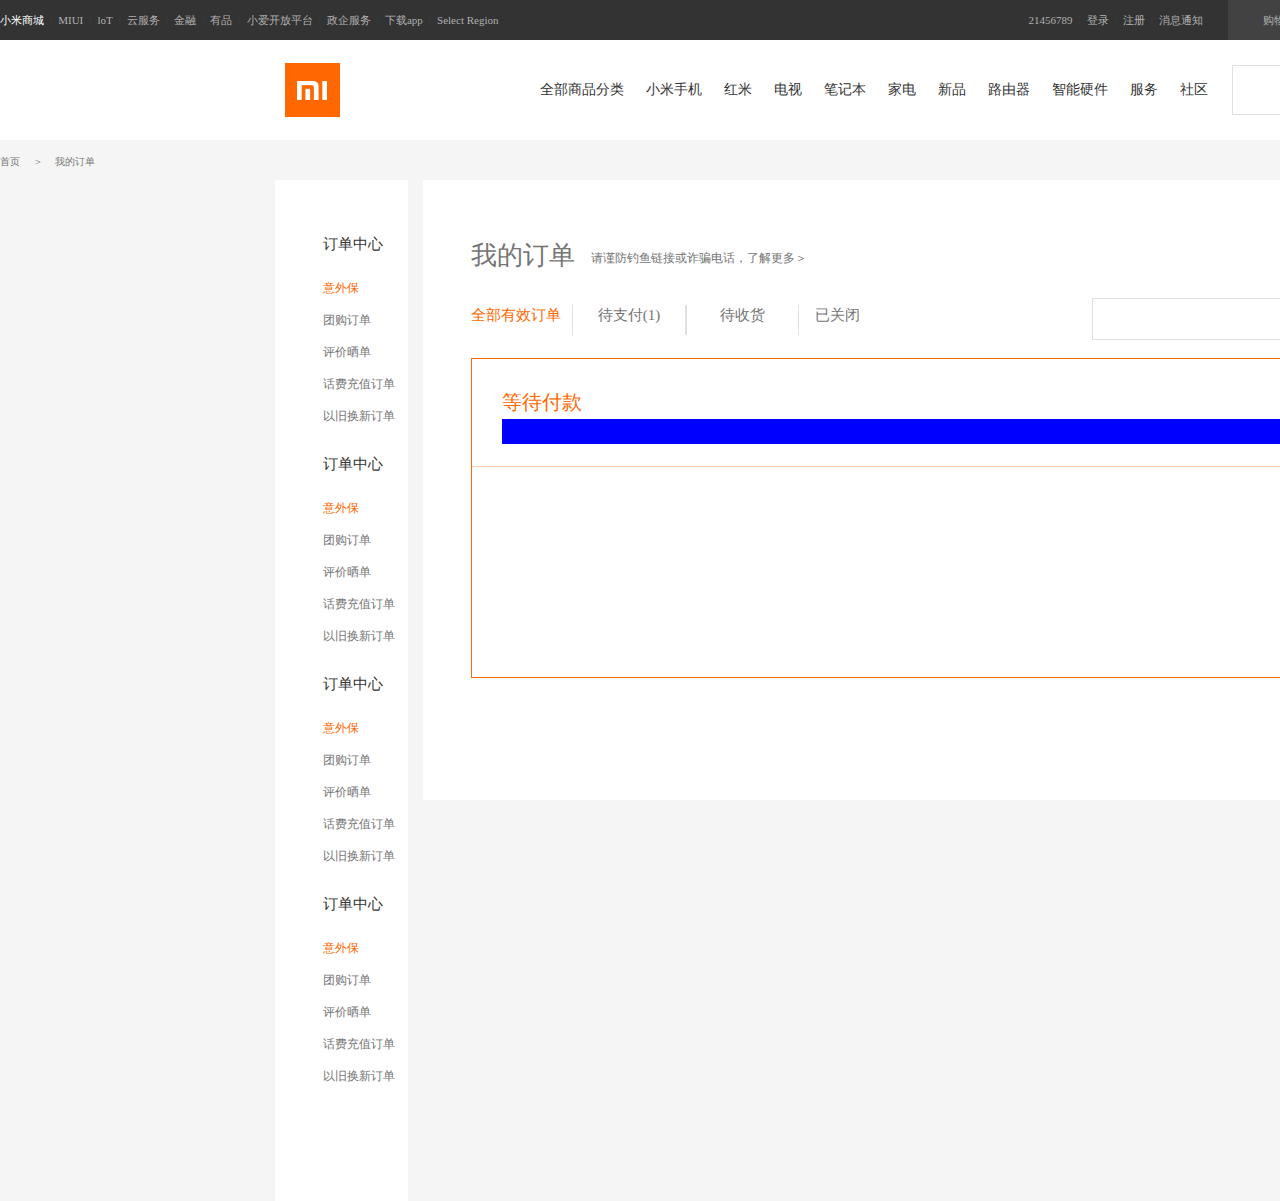
<file: dingdan.html>
<!DOCTYPE html>
<html>
	<head>
		<meta charset="utf-8">
		<link rel="stylesheet" type="text/css" href="base.css"/>
		<link rel="stylesheet" type="text/css" href="style.css"/>
		<link rel="stylesheet" type="text/css" href="dingdan.css"/>
		<link rel="shortcut icon" href="logo/favicon.ico"/>
		<title>小米商城</title>
	</head>
	<body>
		<div class="di">
			<div class="daohang">
			<a href="">
				<div class="daohang-left">
				<div class="left-text">小米商城</div>
				<div class="left-l">|</div>
				<div class="left-text">MIUI</div>
				<div class="left-l">|</div>
				<div class="left-text">loT</div>
				<div class="left-l">|</div>
				<div class="left-text">云服务</div>
				<div class="left-l">|</div>
				<div class="left-text">金融</div>
				<div class="left-l">|</div>
				<div class="left-text">有品</div>
				<div class="left-l">|</div>
				<div class="left-text">小爱开放平台</div>
				<div class="left-l">|</div>
				<div class="left-text">政企服务</div>
				<div class="left-l">|</div>
				<div class="left-text">下载app</div>
				<div class="left-l">|</div>
				<div class="left-text">Select Region</div>
			</a>
			</div>
			
			<div class="gouwuche">
			<a href="">
				<div class="gouwuche-text"><i class="iconfont">&#xe600;</i>  购物车（0）</div>
			</div>
			<div class="daohang-right">
				<div class="right-text">消息通知</div>
				<div class="right-l">|</div>
				<div class="right-text">注册</div>
				<div class="right-l">|</div>
				<div class="right-text">登录</div>
				<div class="right-l">|</div>
				<div class="right-text">21456789
				</div>
			</a>
			</div>
		</div>
		<div class="di2">
			<div class="di2-daohang2">
			<a href="">
				<div class="di2-daohang2-img">
					<img src="logo/milog.png" >
			</a>
				</div>
				<div class="di2-daohang2-text">
				<a href="">
					<div class="di2-daohang2-text-text">全部商品分类</div>
					<div class="di2-daohang2-text-text">小米手机</div>
					<div class="di2-daohang2-text-text">红米</div>
					<div class="di2-daohang2-text-text">电视</div>
					<div class="di2-daohang2-text-text">笔记本</div>
					<div class="di2-daohang2-text-text">家电</div>
					<div class="di2-daohang2-text-text">新品</div>
					<div class="di2-daohang2-text-text">路由器</div>
					<div class="di2-daohang2-text-text">智能硬件</div>
					<div class="di2-daohang2-text-text">服务</div>
					<div class="di2-daohang2-text-text">社区</div>
				</a>
				</div>
				
			
				<div class="box">
				<a href="">
					<div class="box1"><i class="iconfont">&#xe6ac;</i></div>
				</a>
				</div>
				
			</div>
		</div>
		<div class="sy">
			<div class="sy1">
				<div class="sy2">首页</div>
				<div class="sy3">＞</div>
				<div class="sy4">我的订单</div>
			</div>
		</div>
		<div class="ddzx">
			<div class="ddzx0">
				<div class="ddzx1">
					<div class="ddzx2">
						<div class="ddzx3">订单中心</div>
						<div class="ddzx4">意外保</div>
						<div class="ddzx5">团购订单</div>
						<div class="ddzx5">评价晒单</div>
						<div class="ddzx5">话费充值订单</div>
						<div class="ddzx5">以旧换新订单</div>
					</div>
					<div class="ddzx2">
						<div class="ddzx3">订单中心</div>
						<div class="ddzx4">意外保</div>
						<div class="ddzx5">团购订单</div>
						<div class="ddzx5">评价晒单</div>
						<div class="ddzx5">话费充值订单</div>
						<div class="ddzx5">以旧换新订单</div>
					</div>
					<div class="ddzx2">
						<div class="ddzx3">订单中心</div>
						<div class="ddzx4">意外保</div>
						<div class="ddzx5">团购订单</div>
						<div class="ddzx5">评价晒单</div>
						<div class="ddzx5">话费充值订单</div>
						<div class="ddzx5">以旧换新订单</div>
					</div>
					<div class="ddzx2">
						<div class="ddzx3">订单中心</div>
						<div class="ddzx4">意外保</div>
						<div class="ddzx5">团购订单</div>
						<div class="ddzx5">评价晒单</div>
						<div class="ddzx5">话费充值订单</div>
						<div class="ddzx5">以旧换新订单</div>
					</div>
				</div>
			</div>
			<div class="wddd">
				<div class="wddd1">
					<div class="wddd2">我的订单</div>
					<div class="wddd3">请谨防钓鱼链接或诈骗电话，了解更多＞</div>
				</div>
				<div class="yxxx">
					<div class="yxxx2">
						<div class="yxxx3">全部有效订单</div>
						<div class="yxxx4">待支付(1)</div>
						<div class="yxxx4">待收货</div>
						<div class="yxxx5">已关闭</div>
					</div>
					<div class="box2">
					<a href="">
						<div class="box22"><i class="iconfont">&#xe6ac;</i></div>
					</a>
					</div>
				</div>
				<div class="ddfk">
					<div class="ddfk1">
						<div class="ddfk2">等待付款</div>
						<div class="ddfk3">
							<div class="ddfk4"></div>
						</div>
					</div>
				</div>
			</div>
		</div>
	</body>
</file>
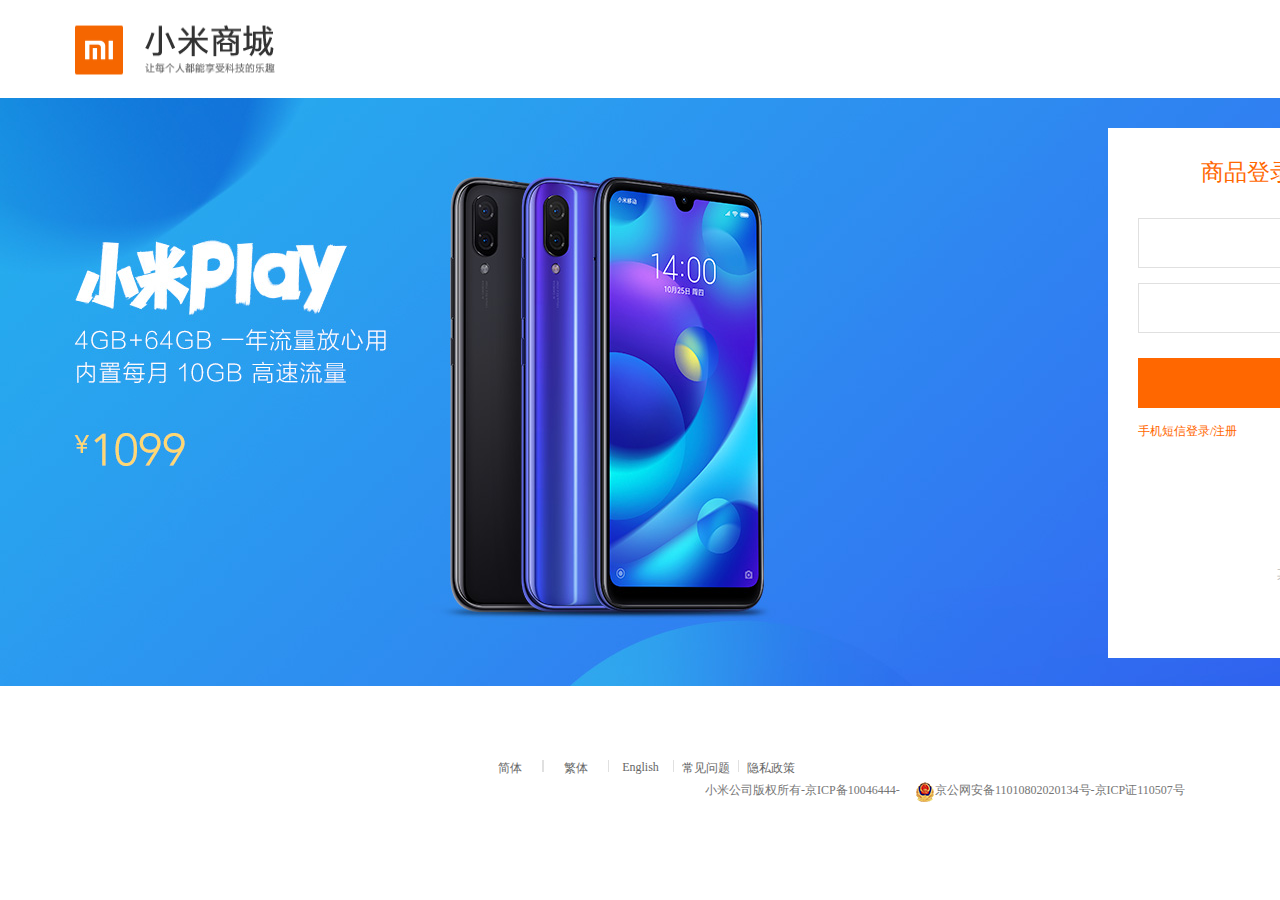
<file: dl.html>
<!DOCTYPE html>
<html>
	<head>
		<meta charset="utf-8">
		<link rel="stylesheet" type="text/css" href="base.css"/>
		<link rel="stylesheet" type="text/css" href="dl.css"/>
		<link rel="shortcut icon" href="logo/favicon.ico"/>
		<title>小米账号-登录</title>
	</head>
	<body>
		<div class="ding">
			<div class="ding2">
				<img src="logo/logo.png" >
			</div>
		</div>
		<div class="bj1">
			<style type="text/css">
				.bj1{
					width: 100%;
					height: 590px;
					
			</style>
			<div class="bj">
				<style type="text/css">
					.bj{
						background: url(logo/af1d661322b54160a34bd319a671b6d9.jpg);
						width: 100%;
						height: 590px;
						position: absolute;
						left: 0;
						top: 98px;
						background-repeat: no-repeat;
						background-position: top center;
					}
				</style>
				<div class="bj2">
					<div class="bj3">
						<div class="bj4">商品登录</div>
						<div class="bj5">扫码登录</div>
					</div>
					<div class="bj6">
						
					</div>
					<div class="bj7">
						
					</div>
					<div class="bj8">
						登录
					</div>
					<div class="bj91">
						<div class="bj9">
							手机短信登录/注册
						</div>
						<div class="bj92">
							<div class="bj93">商品登录</div>
							<div class="bj94">扫码登录</div>
						</div>
					</div>
					<div class="bj00">其他方式登录</div>
					<div class="bj01">
						<div class="bj02"><i class="iconfont">&#xe6a0;</i></div>
						<div class="bj03"><i class="iconfont">&#xe66b;</i></div>
						<div class="bj04"><i class="iconfont">&#xe702;</i></div>
						<div class="bj05"><i class="iconfont">&#xe73b;</i></div>
					</div>
				</div>
			</div>
		</div>
		<div class="bj0001">
			<div class="bj933">简体</div>
			<div class="bj944">繁体</div>
			<div class="bj944">English</div>
			<div class="bj944">常见问题</div>
			<div class="bj944">隐私政策</div>
		</div>
		<div class="bj0002">
			<div class="bj0003">小米公司版权所有-京ICP备10046444-</div>
			<img src="logo/zf.png" >
			<div class="bj0004">京公网安备11010802020134号-京ICP证110507号</div>
		</div>
	</body>
</file>
<file: base.css>
*{
	margin: 0;
	padding: 0;
	font-family: "微软雅黑";
	font-style: normal;
	font-weight: normal;
}
ui,li{
	list-style: none;
}
a{
	text-decoration: none;
}


@font-face {
  font-family: 'iconfont';  /* project id 974187 */
  src: url('//at.alicdn.com/t/font_974187_j4m4tqng4sg.eot');
  src: url('//at.alicdn.com/t/font_974187_j4m4tqng4sg.eot?#iefix') format('embedded-opentype'),
  url('//at.alicdn.com/t/font_974187_j4m4tqng4sg.woff2') format('woff2'),
  url('//at.alicdn.com/t/font_974187_j4m4tqng4sg.woff') format('woff'),
  url('//at.alicdn.com/t/font_974187_j4m4tqng4sg.ttf') format('truetype'),
  url('//at.alicdn.com/t/font_974187_j4m4tqng4sg.svg#iconfont') format('svg');
}
.iconfont{
	font-family: iconfont;
}
</file>
<file: style.css>
.di{
	width: 100%;
	height: 40px;
	background: #333333;
}



.daohang{
	width: 1348px;
	height: 40px;
	margin: 0 auto;
}
.daohang-left{
	width: 562px;
	height: 40px;
	float: left;
}

.left-text{
	float: left;
	font-size: 11px;
	color:#b0b0b0;
	line-height: 40px;
}
.left-text:hover{
	color: white;
}
.left-l{
	float: left;
	font-size: 11px;
	color: #393f3f;
	line-height: 40px;
	padding: 0 6px;
}
.daohang-right{
	width: 160px;
	height: 40px;
	float: right;
	margin-right: 25px;
}
.right-text{
	float: right;
	font-size: 11px;
	color:#b0b0b0;
	line-height: 40px;
}
.right-text:hover{
	color: white;
}
.right-l{
	float: right;
	font-size: 11px;
	color: #393f3f;
	line-height: 40px;
	padding: 0 6px;
}
.gouwuche{
	background:#424242;
	width: 120px;
	height: 40px;
	float: right;
}
.gouwuche:hover{
	background: white;
}
.gouwuche-text{
	font-size: 11px;
	color:#b0b0b0;
	text-align: center;
	line-height: 40px;
}
.gouwuche-text:hover{
	color: #FF6700;
}
.di2{
	width: 100%;
	height: 100px;
}
.di2-daohang2{
	width: 1229px;
	height: 100x;
	margin: 0px auto;
}
.di2-daohang2-img{
	float: left;
	margin-top: 22.5px;
}
.di2-daohang2-text{
	float: left;
	height: 100px;
	margin-left: 245px;
}
.di2-daohang2-text-text{
	font-size: 14px;
	float: left;
	line-height: 100px;
	color: #333333;
	margin-right: 22px;
}
.di2-daohang2-text-text:hover{
	color: #FF6700;
}
.box{
	width:280px ;
	height: 48px;
	float: right;
	border: 1px solid #e0e0e0 ;
	margin-top: 25px;
	
}
.box1{
	width: 48px;
	height: 100%;
	float: right;
	border-left: 1px solid #e0e0e0;
	text-align: center;
	line-height: 48px;
}
.box1:hover{
	background: #FF6700;
}
.banner{
		width: 1226px;
		height: 460px;
		background: yellow;
		margin: 0 auto;
		margin-top: 40px;
		position: relative;
	}
	.img{
		width: 100%;
		height: 460px;
	}
	.box-left{
		width:234px;
		height: 100%;
		background: rgba(0,0,0,0.6);
		position: absolute;
		top: 0px;
	}
	.box-left ul{
		padding-top:20px;
	}
	.box-left .lbt{
		height: 42px;
		line-height: 42px;
		cursor: pointer;
	}
	.box-left .lbt:hover{
		background: #ff6700;
	}
	.box-left .lbt1{
		margin-left: 40px;
		color: #fff;
	}
	.box-left .lbt2{
		float: right;
		color: #fff;
		margin-right: 30px;
	}
.tupian{
	width: 100%;
	height: 120px;
	margin-top: 40px;
	}
	.tupian2{
		width: 1229px;
		height: 100%;
		margin: 0 auto;
	}
	.tupian2 img{
		margin: 0 auto;
		width: 1229px;
		height: 120px;
	}
	
.xmsg{
		width: 1226px;
		height:440px;
		margin: auto;
	margin-top: 30px;
	}
	.daohang{
		width: 1226px;
		height: 58px;
	}
	.jiantou{
		margin-top: 10px;
		float: right;
	}
	.jiantou div{
		width: 44px;
		height: 36px;
		border: 1px solid #e0e0e0;
		text-align: center;
		line-height: 36px;
		float: left;
	}
	.jiantou-one{
		color: #e0e0e0;
		font-weight: 600;
	}
	.jiantou-two{
		color: #b0b0b0;
		font-weight: 600;
		
	}
	.left-textt{
		font-size: 24px;
		float: left;
		line-height: 58px;
		color: #000;
	}
	.kuang ul{
		float: left;
	}
	.box-one{
		width: 234px;
		height: 380px;
		background-color: #f1eded;
		border-top:1px solid red ;
	}
	.box-time{
		padding-top:100px;
		font-size: 26px;
		text-align: center;
		color: #ff6709;
	}
	.box-one img{
		display: block;
		margin: 0 auto;
		margin-top: 30px;
	}
	.box-text{
		height: 70px;
		text-align: center;
		line-height: 70px;
	}
	.box-xia{
		width: 75%;
		height: 50px;
		margin: 0 auto;
	}
	.box-xia div{
		float: left;
	}
	.box-xia .box-suzi{
		width: 29%;
		height: 100%;
		color: #fff;
		font-size: 26px;
		text-align: center;
		background: black;
		line-height: 50px;
		margin-left: 2px;
	}
	.box-xia .box-dian{
		font-size: 32px;
		text-align: center;
		line-height: 44px;
	}
	.box-two{
		width: 234px;
		height: 380px;
		background-color: #f1eded;
		border-top:1px solid #ffac13 ;
		margin-left: 14px;
	}
	.miaosha{
		margin: 0 auto;
		width: 60px;
		background: red;
	}
	.box-two img{
		display: block;
		width: 160px;
		height: 160px;
		margin: 0 auto;
		margin-top: 30px;
	}
	.bao{
		width: 100%;
		text-align: center;
		margin-top: 50px;
	}
	.fang{
		width: 100%;
		text-align: center;
        margin-top: 5px;
		font-size: 12px;
		color: #b0b0b0;;
	}
	.jiaqian{
		margin-left: 77px;
		font-size: 14px;
	}
	.jiaqian li{
		margin-top: 20px;
		float: left;
	}
	.jiaqian .leftt{
		color: #ff6709;
	}
	.jiaqian .rightt{
		margin-left: 8px;
		color: #b0b0b0;
	}
	.three{
		border-top:1px solid #83c44e;
	}
	.four{
		border-top:1px solid #2196f3;
	}
	.five{
		border-top:1px solid #e53935;
	}
.dibu{
	width: 100%;
	height: 380px;
	background: #F5F5F5;
}
.dibu2{
	width: 1229px;
	height: 100%;
	margin: 0px auto;
}
.top{
	height: 80px;
	width: 100%;
}
.dibu2-bottom{
	height: 300px;
	width: 100%;
}
.top-left{
	height:100%;
	width: 90px;
	float: left;
	font-size: 22px;
	color:#333333 ;
	line-height: 90px;
}
.top-right{
	height: 24px;
	width: 70px;
	float: right;
	margin-top: 31px;
	border: 1px solid #e0e0e0 ;
	box-sizing: border-box;
}
.right-box1{
	height: 100%;
	width: 34px;
	float: left;
	border-right:1px solid #e0e0e0;
	text-align: center;
	font-size: 12px;
	color: #e0e0e0;
	line-height: 22px;
}
.right-box2{
	height: 100%;
	width: 33px;
	float:right;
	text-align: center;
	font-size: 12px;
	color: #b0b0b0;
	line-height: 22px;
}
.dibu2-bottom >ul>li {
	height: 300px;
	width: 234px;
	background: white;
	margin-left: 14px;
	float: left;
	text-align: center;
}

.dibu2-bottom .bottom-box{
	margin-left: 0;
}
.bottom-box-img{
	margin: 0px auto;
	height: 182px;
	width: 100%;
	 
}
.bottom-box-ziti{
	font-size: 12px;
	text-overflow: ellipsis; white-space: nowrap;
	color: #333;
	width: 180px;
	height: 24px;
	margin-left: 30px;
	overflow: hidden;
	margin-top: 24px ;
}
.bottom-box-ziti1{
	font-size: 12px;
	color:#ffb452;
	
	
}
.bottom-box-ziti2{
	font-size: 14px;
	color:#a1758b;
	margin-top: 12px;
}
.rpcp{
	height: 500px;
	width: 100%;
	background: #F5F5F5;
}
.rpcp2{
	width: 1229px;
	height: 100%;
	margin: 0 auto;
}
.rpcp2-top{
	width: 100%;
	height: 80px;
	line-height: 80px;
	font-size: 22px;
	color: #333;
}
.rpcp2-bottom{
	width: 1229px;
	height: 420px;
	float: left;
}
.rpcp2-bottom >ul>li{
	height: 420px;
	width: 300px;
	background: white;
	float: left;
	margin-left: 9px;
}
.rpcp2-bottom .rpcp2-bottom-1{
	margin-left: 0;
}
.rpcp2-bottom img{
	display: block;
	width: 300px;
	height: 220px;
}
.rpcp2 ul li{
	transition: all 0.5s;
	
}
.rpcp ul li:hover{
	box-shadow: 0 5px 20px rgba(0,0,0,0.1);
	transform: translate3d(0,-2px,0);
}
.wenzi{
	width: 237px;
	height: 63px;
	margin-top: 35px;
	margin-left: 28px;
	color: #333333;
	font-size: 13px;
}
.wenzi1{
	width: 139px;
	height: 15px;
	margin-top: 30px;
	margin-left: 28px;
	font-size: 12px;
	color: #b0b0b0;
}
.wenzi2{
	width: 168px;
	height: 23px;
	float: left;
	margin-top: 15px;
	margin-left: 28px;
}
.wenzi3{
	width: 112px;
	height: 100%;
	font-size: 13px;
	color: #333333;
	float: left;
}
.wenzi4{
	width: 22px;
	height: 100%;
	float: left;
	font-size: 13px;
	color: #b0b0b0;
	text-align: center;
	
}
.wenzi5{
	width: 33px;
	height: 100%;
	float: left;
	font-size: 13px;
	color:#ff6700;
}
/*手机*/
.shouji{
	width: 100%;
	height: 677px;
	margin-top: 18px;
	background: #f5f5f5;
	}
	.shouji2{
		width: 1229px;
		height: 100%;
		margin: 0 auto;
	}
	.shouji2-top{
		width: 100%;
		height: 62px;
	}
	.shouji2-top-left{
		width: 42px;
		height: 100%;
		font-size: 20px;
		line-height:62px ;
		text-align: center;
		float: left;
		
	}
	.shouji2-top-right{
		width: 62px;
		height: 100%;
		float: right;
		font-size: 15px;
		line-height:62px ;
		text-align: center;
		margin-right: 5px;
	}
	.shouji2-top-text{
		font-size: 15px;
		line-height: 62px;
		text-align: center;
		color: #b0b0b0;
		float: right;
	}
	.shouji-bottom{
		width: 100%;
		height: 615px;
	}
	.shouji-bottom-left{
		width: 234px;
		height: 100%;
		float: left;
	}
	.shouji-bottom-left img{
		width: 234px;
		height: 100%;
		
	}
	.shouji-bottom-right{
		width: 995px;
		height: 100%;
		float: left;
	}
	.shouji-bottom-right ul li{
		width: 234.7px;
		height: 300px;
		float: left;
		background: white;
	}
	.shouji-bottom ul li{
		transition: all 0.5s;
		
	}
	.shouji2 ul li:hover{
		box-shadow: 0 5px 20px rgba(0,0,0,0.1);
		transform: translate3d(0,-2px,0);
	}
	.shouji ul li:first-child{
		margin-left: 14px;
		
	}
	.shouji-bottom-right ul li:nth-child(2){
		margin-left: 14px;
	}
	.shouji-bottom-right ul li:nth-child(3){
		margin-left: 14px;
	}
	.shouji-bottom-right ul li:nth-child(4){
		margin-left: 14px;
	}
	.shouji-bottom-right ul li:nth-child(5){
		margin-left: 14px;
		margin-top: 15px;
	}
	.shouji-bottom-right ul li:nth-child(6){
		margin-left: 14px;
		margin-top: 15px;
	}
	.shouji-bottom-right ul li:nth-child(7){
		margin-left: 14px;
		margin-top: 15px;
	}
	.shouji-bottom-right ul li:nth-child(8){
		
		margin-left: 14px;
		margin-top: 15px;
	}
	.shouji-bottom ul li{
		transition: all 0.5s;
		
	}
	.shouji2 ul li:hover{
		box-shadow: 0 5px 20px rgba(0,0,0,0.1);
		transform: translate3d(0,-2px,0);
	}
	.shouji-bottom-right-xp{
		width: 64px;
		height: 20px;
		background:#83C44E;
		margin: 0 auto ;
		color: #FFFFFF;
		line-height: 20px;
		text-align: center;
		font-size: 12px;
	}
	.shouji-bottom-right-tu{
		width: 140px;
		height: 144px;
		margin: 0 auto;
	}
	.shouji-bottom-right-tu img{
		width: 140px;
		height: 144px;
	}
	.shouji-bottom-right-jieshao{
		width: 158px;
		height: 13px;
		font-size: 13px;
		text-align: center;
		margin: 0 auto;
		color: #333;
		margin-top: 19px;
	}
	.shouji-bottom-right-jieshao2{
		width: 184px;
		height: 11px;
		font-size: 11px;
		text-align: center;
		margin: 0 auto;
		color: #b0b0b0;
		margin-top:9px;
		
	}
	.shouji-bottom-right-jieshao3{
		width: 45px;
		height: 12px;
		font-size: 12px;
		text-align: center;
		margin: 0 auto;
		color: #FF6700;
		margin-top:18px;
	}
	/* 手机结束 */
	/* 家电开始 */
.jiadian{
		width: 100%;
		height: 677px;
		background: #f5f5f5;

		}
		.jiadian2{
			width: 1229px;
			height: 100%;
			margin: 0 auto;
		}
		.jiadian2-top{
			width: 100%;
			height: 62px;
		}
		.jiadian2-top-left{
			width: 42px;
			height: 100%;
			font-size: 20px;
			line-height:62px ;
			text-align: center;
			float: left;
			
		}
		.jiadian2-top-right{
			width: 62px;
			height: 100%;
			float: right;
			font-size: 15px;
			line-height:62px ;
			text-align: center;
			margin-right: 5px;
		}
		.jiadian2-top-text{
			font-size: 15px;
			line-height: 62px;
			text-align: center;
			color: #b0b0b0;
			float: right;
		}
		.jiadian-bottom{
			width: 100%;
			height: 615px;
			background: #2196F3;
		}
		.jiadian-bottom-top ul li{
			width: 234.7px;
			height: 300px;
			float: left;
			float: left;
			margin-left: 13px;
			background: white;
		}
		.jiadian-bottom-top ul li:first-child{
			margin-left: 0;
		}
		.jiadian-bottom-bottom ul li{
			width: 234.7px;
			height: 300px;
			float: left;
			float: left;
			margin-left: 13px;
			margin-top: 14px;
			background: white;

			
		}
		.jiadian-bottom-bottom ul li:first-child{
			margin-left: 0;
		}
		.jiadian ul li{
			transition: all 0.5s;
			
		}
		.jiadian ul li:hover{
			box-shadow: 0 5px 20px rgba(0,0,0,0.1);
			transform: translate3d(0,-2px,0);
		}
		.jiadian-bottom-top-tu img{
			width: 234.7px;
			height: 300px;
			
		}
		.jiadian-bottom-bottom-tu img{
			width: 234.7px;
			height: 300px;
		}
		.jiadian-bottom-last ul li{
			width: 235px;
			height: 143px;
			float: right;
			margin-top: 14px;
			margin-right: 3px;
			background: white;
			text-align: center;
			cursor: pointer;
			position: relative;
			transition: all 0.3s;
			overflow: hidden;
	
		}
		.jiadian-bottom-bottom-xp{
			width: 64px;
			height: 20px;
			background:#83C44E;
			margin: 0 auto ;
			color: #FFFFFF;
			line-height: 20px;
			text-align: center;
			font-size: 12px;
			position: relative;
		}
		.pingjia{
			width: 234px;
			height: 75px;
			background: #ff5b00;
			padding: 8px 30px;
			box-sizing: border-box;
			text-align: left;
			left: 0;
			top: 300px;
			position: absolute;
			cursor: pointer;
			transition: all 0.3s;
		}
		.pingjia1{
			font-size: 12px;
			line-height: 18px;
			color: #fff;
			margin-bottom: 5px;
		}
		.pingjia2{
			font-size: 12px;
			line-height: 18px;
			color: rgba(255, 255, 255, 0.6);
		}
		.jiadian-bottom-last>ul>li:hover .pingjia{
			transform:translate(0,-75px);
		}
		.jiadian-bottom-bottom-tupian img{
			width: 150px;
			height: 150px;
			margin: 0 auto;
		}
		.jiadian-bottom-bottom-tupian{
			width: 150px;
			height: 150px;
			margin: 0 auto;
		}
		.jiadian-bottom-bottom-jiaoshao{
			width: 214px;
			height: 14px;
			text-align: center;
			color: #333333;
			font-size: 14px;
			margin:  0 auto;
			margin-top: 15px;
			
		}
		.jiadian-bottom-bottom-jiaoshao2{
			width: 184px;
			height: 11px;
			font-size: 11px;
			text-align: center;
			margin: 0 auto;
			color: #b0b0b0;
			margin-top:9px;
			
		}
		.jiadian-bottom-bottom-jiaoshao5{
			widows:110px ;
			height: 14px;
			margin: 0 auto;
			margin-top: 20px;
		}
		.jiadian-bottom-bottom-jiaoshao3{
			width: 50px;
			height: 13px;
			color: #FF6700;
			float: left;
			font-size: 14px;
			margin-left: 70px;
		}
		.jiadian-bottom-bottom-jiaoshao4{
			width: 50px;
			height: 13px;
			color: #b0b0b0;
			float: left;
			font-size: 14px;
			text-decoration: line-through;
			
		}
		.jiadian-bottom-last-jieshao{
			width: 84px;
			height: 24px;
			font-size: 12px;
			text-overflow: ellipsis;
			white-space: nowrap;
			margin-top: 44px;
			margin-left: 30px;
			float: left;
		}
		.jiadian-bottom-last-1779{
			width: 43px;
			height: 15px;
			font-size: 12px;
			color: #FF6700;
			line-height: 15xp;
			text-align: center;
			margin-left: 30px;
			
		}
		.jiadian-bottom-last-jinshuiqi{
			width: 80px;
			height: 80px;
			background: #000000;
			float: right;
			margin-right: 22px;
			margin-top: 20px;
			
		}
		.jiadian-bottom-last-jinshuiqi img{
			width: 80px;
			height: 80px;
		}
		.jiadian-bottom-last-js{
			width: 72px;
			height: 30px;
			color: #333333;
			font-size: 18px;
			margin-top: 53px;
			margin-left: 30px;
			float: left;
			
		}
		.jiadian-bottom-last-rm{
			width: 33px;
			height: 11px;
			color: #B0B0B0;
			font-size:11px ;
			margin-left: 30px;
		}
		.jiadian-bottom-last-text{
			width: 50px;
			height: 50px;
			font-size: 50px;
			color: #FF6700;
			float: right;
			margin-top: 30px;
			margin-right: 40px;
			
		}
		/* 家电结束 */
		.tp{
			width: 100%;
			height: 200px;
			background: #F5F5F5;
			
			}
			.tp2{
				width: 1229px;
				height: 100%;
				margin: 0 auto;
			}
			.tp2 img{
				margin: 0 auto;
				width: 1229px;
				height: 120px;
				margin-top: 50px;
			}
			.jiadian-bottom-bottom-jiaosha3{
				margin-left: 100px;
				margin-top: 20px;
				color: #FF6700;
			}
			.dapei-bottom-bottom-tupian{
				width: 150px;
				height: 150px;
				margin: 0 auto;
				margin-top: 30px;
			}
			.dapei-bottom-bottom-tupian img{
				width: 150px;
				height: 150px;
			}
			.dapei-bottom-bottom-jiaoshao5{
			widows:110px ;
			height: 14px;
			margin: 0 auto;
		}
		.dapei-bottom-bottom-jiaoshao3{
			width: 35px;
			height: 13px;
			color: #FF6700;
			float: left;
			font-size: 14px;
			margin-left: 85px;
		}
		.dapei-bottom-bottom-jiaoshao4{
			width: 50px;
			height: 13px;
			color: #b0b0b0; 
			float: left;
			font-size: 14px;
			text-decoration: line-through;
		}
		.dapei-bottom-bottom-jiaoshao6{
			width: 70px;
			height: 11px;
			font-size: 11px;
			color: #B0B0B0;
			margin-left: 85px;
			margin-top: 10px;
		}
		.pj-bottom-bottom-jiaoshao{
			width: 150px;
			height: 13px;
			font-size: 13px;
			margin-top: 15px;
			text-align: center;
		}
		.pj-bottom-bottom-jiaoshao2{
			width: 38px;
			height: 13px;
			font-size: 13px;
			text-align: center; 
			color: #FF6700;
			margin: 0 auto;
			margin-top: 10px;
		}
		.pj-bottom-bottom-jiaoshao6{
			width: 70px;
			height: 11px;
			font-size: 11px;
			color: #B0B0B0;
			margin-left: 48px; 
			margin-top: 20px;
		}
		.zb-bottom-bottom-jiaoshao3{
			width: 39px;
			height: 14px;
			color: #FF6700;
			font-size: 14px;
			text-align: center;
			margin-left: 78px;
			float: left;
			
		}
		.zb-bottom-bottom-jiaoshao2{
			width: 100%;
			height: 10px;
		}
	.nr{
		height: 500px;
		width: 100%;
		background: #F5F5F5;
	}
	.nr2{
		width: 1229px;
		height: 100%;
		margin: 0 auto;
	}
	.nr2-top{
		width: 100%;
		height: 80px;
		line-height: 80px;
		font-size: 22px;
		color: #333;
	}
	.nr2-bottom{
		width: 1229px;
		height: 430px;
		float: left;
		background: blue;
		}
		.nr2-bottom >ul>li{
			height: 430px;
			width: 300px;
			background: white;
			float: left;
			margin-left: 9px;
			background:#83C44E ;
		}
		.nr2-bottom ul li:first-child{
			margin-left: 0;
		}
		.nr-tu{
			width: 215px;
			height: 153px;
			margin: 0 auto;
			
		}
		.nr-tu img{
			width: 215px;
			height: 153px; 
		} 

	.content {
	width: 1226px;
	height: 478px;
	margin: 0px auto;
	margin-top: 12px;
}

.content-top {
	width: 100%;
	height: 58px;
}

.content-top-left {
	font-size: 22px;
	color: #333;
	line-height: 58px;
	float: left;
	font-weight: 200;
}
.content-bottom {
	width: 100%;
	height: 415px;
}

.content-bottom ul li {
	width: 296px;
	height: 415px;
	margin-left: 14px;
	float: left;
	background: #fff;
	padding-top: 45px;
	box-sizing: border-box;
	text-align: center;
	position: relative;
	border-top: 1px solid #ffac13;
	transition: all 0.3s;
}


.content-bottom ul .list1 {
	margin-left: 0;
}

.content-bottom ul li .big-box img {
	width: 216px;
	height: 154px;
	cursor: pointer;

}

.content-bottom ul li .text1 {
	height: 24px;
	line-height: 24px;
	font-size: 16px;
	margin-bottom: 18px;
	color: #ffac13;

}

.content-bottom ul li .big-box .text2 {
	height: 24px;
	line-height: 24px;
	font-size: 20px;
	margin-bottom: 5px;
	color: #333;
	cursor: pointer;

}

.content-bottom ul  li .big-box .text3 {
	height: 18px;
	line-height: 18px;
	font-size: 12px;
	margin: 0 48px 40px 48px;
	color:#b0b0b0;
	cursor: pointer;

}
.content-bottom>ul>li .big-box .text4 {
	height: 20px;
	line-height: 20px;
	font-size: 14px;
	margin-bottom: 15px;
	color:#333;
	cursor: pointer;

}
.content-bottom>ul>li .dian{
	width: 216px;
	height: 10px;
	margin: 0 auto;
}
.content-bottom>ul>li .dian>p{
	width: 10px;
	height: 10px;
	margin: 0 15px;
	float: left;
	background: #b0b0b0;
	border-radius: 50%;
	cursor: pointer;
	transition: all 0.3s;

}
.content-bottom>ul>li .dian .list{
	margin-left: 60px;
	border: 2px solid #ff6700;
	box-sizing: border-box;
	background:none ;
	cursor: default;


}
.content-bottom>ul>li .zuo{
	width: 20px;
	height: 48px;
	left: 0;
	top: 186px;
	position: absolute;
	background: rgba(0,0,0,0);
	transition: all 0.3s;
}
.content-bottom>ul>li .zuo i{
	line-height: 48px;
	color: #fff;
}	
.content-bottom>ul>li .you{
	width: 20px;
	height: 48px;
	right: 0;
	top: 186px;
	position: absolute;
	background: rgba(0,0,0,0);
	transition: all 0.3s;
}
.content-bottom>ul>li .you i{
	line-height: 48px;
	color: #fff;
}

.content-bottom>ul>li:hover{
	transform: translateY(-2px);
	box-shadow:0 0 30px 0 rgba(0,0,0,0.1) ;
}
.content-bottom>ul>li:hover .zuo,.content-bottom>ul>li:hover .you{
	background: rgba(0,0,0,0.3);
}
.content-bottom>ul>li .dian .list1:hover{
	background: #ff5b00;
}
.video {
	width: 1226px;
	height: 343px;
	margin: 0px auto;
}

.video-top {
	width: 100%;
	height: 58px;
}

.video-top-left {
	font-size: 22px;
	color: #333;
	line-height: 58px;
	font-weight: 200;
}
.video-bottmo {
	width: 100%;
	height: 285px;
}

.video-bottom>ul>li {
	width: 296px;
	height: 285px;
	margin-left: 14px;
	float: left;
	background: #fff;
	text-align: center;
	position: relative;
	transition: all 0.3s;
}


.video-bottom>ul>li:hover{
	transform: translateY(-2px);
	box-shadow:0 0 30px 0 rgba(0,0,0,0.1) ;
}

.video-bottom>ul .tu:hover i{
	color: #ff5b00;
}


.video-bottom>ul .list1 {
	margin-left: 0;
}
.video-bottom>ul .tu{
	width: 100%;
	height: 180px;
	margin-bottom: 28px;
	cursor: pointer;
	transition: all 0.3s;
}

.video-bottom>ul img{
	width: 100%;
	height: 180px;
}
.video-bottom>ul i{
	font-size: 20px;
	left: 20px;
	top: 146px;
	position: absolute;
	color: #fff;
	cursor: pointer;
	transition: all 0.3s;

}
.video-bottom>ul .text1 {
	height: 20px;
	line-height: 20px;
	font-size: 14px;
	margin-bottom: 6px;
	color: #333;
	cursor: pointer;
}

.video-bottom>ul .text2 {
	height: 18px;
	line-height: 18px;
	font-size: 12px;
	color: #b0b0b0;
	cursor: text;

}
.xmfoot2{
	height: 192px;
	width: 1226px;
	margin:0 auto;
	    padding: 40px 0;
	    box-sizing: border-box;
}
.xmfoot2 dl{
	float: left;
    width: 160px;
    height: 112px;
    margin: 0;
}
.xmfoot2 dt{
	margin: -1px 0 26px;
    font-size: 14px;
    line-height: 1.25;
    color: #424242;
}
.xmfoot2 dd{
	    margin: 10px 0 0;
    font-size: 12px;
}
.xmfoot2 a{
	 color: #757575;
	}
	.xmfoot2 a:hover{
		color: #ff6700;
	}
.xmfoot2 .ft2shu{
	box-sizing: border-box;
	width: 1px;
	height: 112px;
	border-right: 1px solid #e0e0e0;
	margin-left: 12px;
}	
.ft2dv{
	float: right;
    width: 251px;
    height: 112px;
  
    text-align: center;
    color: #616161;
} 
.sjhao{
	margin: 0 0 5px;
    font-size: 22px;
    line-height: 1;
    color: #ff6700;
}
.sjsj{
	margin: 0 0 16px;
    font-size: 12px;
}
.xmfoot2 .lxkf{
	display: inline-block;
	width: 118px;
    height: 28px;
    font-size: 12px;
    line-height: 28px;
	border-color: #ff6700;
    background: #fff;
    color: #ff6700;
    border:1px solid #ff6700;
    box-sizing: border-box;
}
.xmfoot2 .lxkf:hover{
	background:#ff6700;
	color: white;
}
.xmfoot3{
	width: 1226px;
	height: 232px;
	box-sizing: border-box;
	padding: 30px 0;
    font-size: 12px;
    background: #fafafa;
    margin:0 auto;
    position: relative;
}
.ftlogo{
	width: 57px;
	height: 57px;
	background: url(../images/xmlogo.png) no-repeat;
	background-size: 57px 57px;
	margin-right: 10px;
	float: left;
}
.ft3rt{
	float:left;
}
.ft3rt li{
	float: left;
	

}
.ft3shu{
	margin:0 0.25em;;
	margin-top: 4px;
	box-sizing: border-box;
	height: 12px;
	width: 1px;
	border-right: 1px solid #757575;

}
.ft3rt a{
	color: #757575;
	line-height: 18px;
	font-size: 12px;
}
.ft3rt a:hover{
	color: #ff6700;
}
.ft3d a{
	color: #b0b0b0;
}
.ft3d{
	color: #b0b0b0;
    line-height: 18px;
    font-size: 12px
}
.logosan{
	width: 267px;
	height: 19px;
	background:url(../images/slogan2016.png) no-repeat;
	text-indent: -2018em;
	position: absolute;
	bottom: 30px;
	right: 470px;
}	
.xmba5{
	display: inline-block;
	width: 85px;
	height: 28px;
	background:url(../images/xmb5.png) no-repeat;
	position: absolute;
	bottom: 30px;
}
.xmba4{
	display: inline-block;
	width: 85px;
	height: 28px;
	background:url(../images/xmb4.png) no-repeat;
	position: absolute;
	bottom: 30px;
	right: 115px;
}
.xmba3{
	display: inline-block;
	width: 85px;
	height: 28px;
	background:url(../images/xmb3.png) no-repeat;
	position: absolute;
	bottom: 73px;	
}
.xmba2{
	display: inline-block;
	width: 85px;
	height: 28px;
	background:url(../images/xmb2.png) no-repeat;
	position: absolute;
	bottom: 73px;
	right: 115px;	
}
.xmba1{
	display: inline-block;
	width: 85px;
	height: 28px;
	background:url(../images/xmb1.png) no-repeat;
	background-size: 85px 28px;
	position: absolute;
	bottom: 73px;
	right: 200px;	
}
.yongyong {
	width: 1226px;
	height: 170px;
	margin: 20px auto;

}

.yongyong .tu123456 {
	float: left;
	width: 234px;
	height: 170px;
	background: #5f5750;
	margin-right: 2px;
}

.yongyong .tu123456 .tu678>div {
	width: 76px;
	float: left;
	height: 82px;
}
.yongyong .tu123456 .tu678>div:hover{
	color: #fff;
}

.yongyong .tupian111 {
	width: 316px;
	height: 170px;
	background: #333333;
	float: left;
	margin-left: 14px;
}

.yongyong .tupian111 img {
	width: 316px;
	height: 170px;
}

.yongyong .tu123456 .tu678 {
	width: 234px;
	height: 170px;
	background: #333333;
	float: left;
	color: rgba(255, 255, 255, 0.7);
	/* margin-left: 1.5px; */
	position: absolute;
	/* 	padding-top:18px ;
	box-sizing:border-box; */
}

.yongyong .tu123456 .tu678 .shu {
	position: absolute;
}

.yongyong .tu123456 .tu678 .heng {
	position: absolute;
}

.yongyong .tu123456 .tu678 .shu1 {
	width: 1px;
	height: 70px;
	background: #665e57;
	float: left;
	position: absolute;
	top: 6px;
}

.yongyong .tu123456 .tu678 .shu2 {
	width: 1px;
	height: 70px;
	background: #665e57;
	position: absolute;
	left: 76px;
	top: 6px;
}

.yongyong .tu123456 .tu689 .heng>div {
	width: 64px;
	height: 1px;
	background: #665e57;
	position: absolute;
	left: 0;
	top: 82px;
	margin: 0px 6px;
}

.yongyong .tu123465 .tu678 i {
	color: rgba(255, 255, 255, 0.7);
}

.yongyong .tu123456 .tu678 .wenzi123 {
	position: ;
	float: left;
	text-align: center;
	width: 100%;
	height: 100%;
	margin-top: 25px;
	font-size: 12px;

}
.neirongl {
	width: 1226px;
	height: 478px;
	margin: 22px auto;
}

.neirongl .ding {
	widows: 1226px;
	height: 58px;
	font-size: 22px;
	line-height: 58px;
	color: #333;
}

.neirongl .ditu {
	width: 1226px;
	height: 420px;
}

.neirongl .ditu>div {
	width: 296px;
	height: 420px;
	margin-left: 14px;
	background: #ffffff;
	float: left;
	border-top: 1px solid red;
	padding-top: 15px;
	box-sizing: border-box
}

.neirongl .ditu #ditu1 {
	margin-left: 0;
}

.neirongl .ditu>div:hover {
	transform: translate3d(0, -2px, 0);
	box-shadow: 0 10px 20px rgba(0, 0, 0, 0.1);
}

.neirongl .ditu .dituneirong .wenzia {
	color: #ffac13;
	width: 276px;
	height: 24px;
	margin: 0 10px 18px;
	text-align: center;
	margin-top: 15px;
}

.neirongl .ditu .dituneirong .lunbo {
	width: 296px;
	height: 340px;
	text-align: center;
}

.neirongl .ditu .dituneirong .lunbo .wenzib {
	width: 256px;
	height: 25px;
	font-size: 20px;
	margin: 0 20px 5px;
}

.neirongl .ditu .dituneirong .lunbo .wenzic {
	width: 200px;
	height: 40px;
	color: #b0b0b0;
	font-size: 12px;
	margin: 0 48px 10px;
}

.neirongl .ditu .dituneirong .lunbo .wenzid {
	width: 276px;
	height: 21px;
	text-align: center;
}

.neirongl .ditu .dituneirong .lunbo .yuandian {
	height: 30px;
	text-align: center;
}

.neirongl .ditu .dituneirong .lunbo .yuandiand {
	width: 90px;
	height: 30px;
	margin: 10px auto;
}

.neirongl .ditu .dituneirong .lunbo .yuandiand .yuandian .yuandian1 {
	border: 2px solid #ffac13;
	background: #ffffff;
}

.neirongl .ditu .dituneirong .lunbo .yuandiand .yuandian>div {
	width: 10px;
	height: 10px;
	border-radius: 50%;
	border: 2px solid #fff;
	float: left;
	margin-right: 15px;
	background: #b0b0b0
}

.neirongl .ditu .dituneirong .lunbo .yuandiand .yuandian div:hover {
	border: 2px solid #FFAC13;
	background: #ffffff
}

/* 视频 */
.shipin {
	width: 1226px;
	height: 343px;
	margin: 0 auto;
}

.shipin .ding {
	height: 58px;
	width: 1226px;
	font-size: 22px;
	line-height: 58px;
}

.shipin .neirong {
	width: 1226px;
	height: 285px;
}

.shipin .neirong ul li {
	width: 296px;
	height: 285px;
	background: #fff;
	float: left;
	margin-left: 14px;
}

.shipin .neirong .neirongl1 {
	margin-left: 0px;
}

.shipin .neirong .neirongl:hover {
	transform: translate3d(0, -2px, 0);
	box-shadow: 0 15px 30px rgba(0, 0, 0, 0.1);
}

.shipin .neirong .neirongl:hover .wenzia {
	color: #ff6700;
	border: 2px solid #ff6700;
}

.shipin .neirong .neirongl .wenzi999 {
	width: 296px;
	height: 180px;
	position: relative;
	cursor: pointer;
}

.shipin .neirong .neirongl>div img {
	width: 100%;
	height: 100%;
}

.shipin .neirong .neirongl .wenzi>div {
	position: absolute;
	left: 20px;
	bottom: 10px;
	width: 32px;
	height: 20px;
	border: 2px solid #fff;
	border-radius: 12px;
	color: #fff;
	text-align: center;
	line-height: 20px;
}

.shipin .neirong .neirongl .wenzib {
	margin-top: 30px;
	height: 16px;
	font-size: 14px;
	font-weight: 400;
	text-align: center;
	color: #333;
	cursor: pointer;
}

.shipin .neirong .neirongl .wenzia:hover {
	color: #ff6700;
}

.shipin .neirong .neirongl .wenzic {
	margin-top: 10px;
	height: 18px;

	font-size: 12px;
	margin-left: 58px;
	color: #B0B0B0;
}
/* tab */
.tab {
	width: 100%;
	height: 272px;
	background: #fff;
	margin-top: 60px;
}

.tab .ding {
	width: 1226px;
	height: 80px;
	background: #fff;
	border-bottom: 1px solid #e0e0e0;
	margin: 0 auto;
	display: flex;
	align-items: center;
}

.tab .ding .kuai {
	width: 100%;
	height: 25px;
}
.tab .ding .kuai:hover{
	color: #ff6700;
}
.tab .ding .kuai .text1 {
	border-left: none
}

.tab .ding .kuai .text {
	width: 242.73px;
	height: 25px;
	line-height: 25px;
	text-align: center;
	border-left: 1px solid #e0e0e0;
}

.tab .ding .kuai .text1 {
	border-left: none
}

.tab .ding .kuai .text i {
	font-size: 24px;
}

.tab .ding .kuai .text i span {
	font-size: 16px
}

.tab .neirong {
	width: 1226px;
	height: 112px;
	padding: 40px 0;
	margin: 0 auto;
	display: flex;
}

.tab .neirong .wenzidi {
	width: 160px;
	height: 112px;
}

.tab .neirong .wenzidi>div {
	width: 160px;
	height: 18px;
	margin: 10px 0 0;
	font-size: 12px;
}
.tab .neirong .wenzidi>div:hover{
	color: #ff6700;
}
.tab .neirong .wenzidi .wenzia:hover{
	color: #333;
}
.tab .neirong .wenzidi .wenzia {
	width: 160px;
	height: 17px;
	margin-bottom: 26px;
	font-size: 14px;
	color: #333;
}

.tab .neirong .tu {
	width: 252px;
	height: 112px;
	border-left: 1px solid #e0e0e0;
	text-align: center;
}

.tab .neirong .tu .haoma {
	margin: 0 0 5px;
	font-size: 22px;
	color: #ff6700;
}

.tab .neirong .tu .wenzi {
	margin: 0 0 16px;
	font-size: 12px;
}

.tab .neirong .tu .kefu {
	width: 120px;
	height: 30px;
	border: 1px solid #ff6700;
	background: #fff;
	color: #ff6700;
	margin: 0 auto;
}

.allr {
	width: 27px;
	height: 216px;
	/*background:black;*/
	position: fixed;
	z-index: 99999;
	right: 2%;
	bottom: 10%;
}

.allrt {
	width: 27px;
	height: 161px;
}

.allrt li {
	/*display: block;*/
	position: relative;
	width: 27px;
	height: 40px;
	border: 1px solid #f7f7f7;
	box-sizing: border-box;
	background: white;
}

.allrt a {
	display: block;
	height: 100%;
	background-size: 20px 20px;
	margin-top: 10px;
	margin-left: 3px;
}

.allra1 {
	background: url(../img/r11.png) no-repeat;
}

.allrd1 {
	cursor: pointer;
	position: absolute;
	top: 0px;
	right: 30px;
	background: #fff;
	display: none;
}

.allrd1 img {
	margin: 15px;
	width: 100px;
	height: 100px;
}

.allrd1 p {
	padding: 0 8px;
	height: 27px line-height: 21px;
	color: #757575;
	font-size: 14px;
	text-align: center
}

.allra2 {
	background: url(../img/r21.png) no-repeat;
}

.allrd2 {
	width: 100px;
	height: 27px;
	position: absolute;
	top: 8px;
	right: 30px;
	background: white;
	display: none;
}

.allrd2 p {
	display: block;
	height: 27px;
	line-height: 27px;
	color: #757575;
	font-size: 14px;
	text-align: center;
}

.allra3 {
	background: url(../img/r31.png) no-repeat;


}

.allrd3 {
	width: 100px;
	height: 27px;
	position: absolute;
	top: 8px;
	right: 30px;
	background: white;
	display: none;
}

.allrd3 p {
	display: block;
	height: 27px;
	line-height: 27px;
	color: #757575;
	font-size: 14px;
	text-align: center;
}

.allra4 {
	background: url(../img/r41.png) no-repeat;


}

.allrd4 {
	width: 100px;
	height: 27px;
	position: absolute;
	top: 8px;
	right: 30px;
	background: white;
	display: none;
}

.allrd4 p {
	display: block;
	height: 27px;
	line-height: 27px;
	color: #757575;
	font-size: 14px;
	text-align: center;
}

.allrt li:hover .allra1 {
	background: url(../img/r12.png) no-repeat;
	background-size: 20px;
}

.allrt li:hover .allrd1 {
	display: block;
}

.allrt li:hover .allra2 {
	background: url(../img/r22.png) no-repeat;
	background-size: 20px;
}

.allrt li:hover .allrd2 {
	display: block;
}

.allrt li:hover .allra3 {
	background: url(../img/r32.png) no-repeat;
	background-size: 20px;
}

.allrt li:hover .allrd3 {
	display: block;
}

.allrt li:hover .allra4 {
	background: url(../img/r42.png) no-repeat;
	background-size: 20px;
}

.allrt li:hover .allrd4 {
	display: block;
}

.allrb {
	width: 27px;
	height: 40px;
	background-color: white;
	box-sizing: border-box;
	border: 1px solid #f7f7f7;
	margin-top: 10px;
	position: relative;
}

.allrba {
	background: url(../img/r51.png) no-repeat;
	background-size: 20px;
}

.allrd6 {
	width: 100px;
	height: 27px;
	position: absolute;
	top: 8px;
	right: 30px;
	background: white;
	display: none;
}

.allrd6 p {
	display: block;
	height: 27px;
	line-height: 27px;
	color: #757575;
	font-size: 14px;
	text-align: center;
}

.allrb:hover .allrba {
	background: url(../img/r52.png) no-repeat;
	background-size: 20px;
}

.allrb:hover .allrd6 {
	display: block;
}
.dibushuoming{
	width: 1226px;
	height: 232px;
	padding: 20px 0;
	font-size: 12px;
	background: #fafafa;
}
.dibushuoming .shangfang{
	width: 1226px;
	height: 123px;
}
.dibushuoming .shangfang .tu{
	width: 56px;
	height: 56px;
	background: #6700;
	background: url(../img/favicon.ico);
	background-repeat:no-repeat ;
}
.dibushuoming .shangfang .tu img{
	width: 56px;
	height: 56px;
}
.allr{
	display: block;
}
.end{
	width: 1226px;
	height: 232px;
	margin: 0 auto;
	padding: 30px 0;
	box-sizing: border-box;
}
.end-top{
	width: 100%;
	height: 123px;
}

.zhiding{
	width: 80px;
	height: 470px;
	position: fixed;
    bottom: 70px;
    right: 0;
    z-index: 999999;
}
.zhiding ul li{
	position: relative;
    display: block;
    width: 80px;
    height: 90px;
    list-style: none;
    background-color: #fff;
    border: 1px solid #f5f5f5;
	padding: 10px;
	box-sizing: border-box;
    border-top: none;
	cursor: pointer;
}
.zhaop{
	position: relative;
    width: 30px;
    height: 30px;
    padding-top: 20px;
    margin: 0 auto;
}
.zhaop-text{
	margin-top: 5px;
	width: 60px;
	height: 14px;
	font-size: 14px;
	color: #676767;
	text-align: center;
}
.zhaop-text:hover{
	color: red;
}
.zhaop img{
	width: 100%;
	height: 100%;
}
.zhiding1{
	width: 100%;
	height: 85px;
	margin-top: 20px;
	padding: 0 12px;
	box-sizing: border-box;
	background: white;
	cursor: pointer;
}
/* zhaop img:hover{
	display: none;.
	width: 30px;
	height: 30px;
} */
.end-top .logo{
	background: url(logo/milog.png) no-repeat ;
	background-size: contain ;
	background-color: #FF5B00;
	width: 57px;
	height: 57px;
	float: left;
	background-position:center center;
}
.end-top-left{
	width: 1159px;
	margin-left:10px ;
	float: left;
}
.end-top-left .text1{
	width: 1100px;
	height: 19px;
	font-size: 12px;
	color: #757575;
}
.end-top-left .text1 .text1-list{
	float: left;
}

.end-top .text1 .text1-line{
	float: left;
}
.end-top .text2{
	color:#b0b0b0;
	font-size: 12px;
	line-height: 18px;
}
.end-top .tu{
	width: 270px;
	height: 28px;
	margin-top: 0px;
	float: right;
}
.end-top .tu img{
	width: 85px;
	height: 28px;
}

.end .bottom{
	height: 32px;
	width: 1226px;
	margin-top: 15px ;
}
.end .bottom .text3{
	width: 267px;
	float: left;
	margin-left: 541px;
}
.end .bottom .text3 img{
	width: 267px;
	height: 19px;
}
.end .bottom .tu1{
	width: 180px;
	float: right;
}
.end .bottom .tu1 img{
	width: 85px;
	height: 28px;
}
</file>
<file: dingdan.css>
.di{
	width: 100%;
	height: 40px;
	background: #333333;
}



.daohang{
	width: 1348px;
	height: 40px;
	margin: 0 auto;
}

.daohang-left{
	width: 562px;
	height: 40px;
	float: left;
}

.left-text{
	float: left;
	font-size: 11px;
	color:#b0b0b0;
	line-height: 40px;
}
.left-l{
	float: left;
	font-size: 11px;
	color: #393f3f;
	line-height: 40px;
	padding: 0 6px;
}
.daohang-right{
	width: 280px;
	height: 40px;
	float: right;
	margin-right: 25px;
}
.right-text{
	float: right;
	font-size: 11px;
	color:#b0b0b0;
	line-height: 40px;
}
.right-l{
	float: right;
	font-size: 11px;
	color: #393f3f;
	line-height: 40px;
	padding: 0 6px;
}
.gouwuche{
	background:#424242;
	width: 120px;
	height: 40px;
	float: right;
}
.gouwuche-text{
	font-size: 11px;
	color:#b0b0b0;
	text-align: center;
	line-height: 40px;
}
.di2{
	width: 100%;
	height: 100px;
}
.di2-daohang2{
	width: 1229px;
	height: 100px;
	margin: 0 auto;
	margin-left: 285px;
}
.di2-daohang2-img{
	float: left;
	margin-top: 22.5px;
}
.di2-daohang2-text{
	float: left;
	height: 100px;
	margin-left: 200px;
}
.di2-daohang2-text-text{
	font-size: 14px;
	float: left;
	line-height: 100px;
	color: #333333;
	margin-right: 22px;
}
.box{
	width:280px ;
	height: 48px;
    float: right;
	border: 1px solid #e0e0e0 ;
	margin-top: 25px;
	
}
.box1{
	width: 48px;
	height: 100%;
	float: right;
	border-left: 1px solid #e0e0e0;
	text-align: center;
	line-height: 48px;
}
.btdv{
	margin: 0 auto;
	box-sizing: border-box;
	border-top: 1px solid #e3e3e3;
	width: 1349px;
	height: 63px;
	/*margin-top: 22px;*/
	padding: 0 70px;
	display: flex;
	box-shadow: 0px 5px 5px rgba(0,0,0,0.07);
	position: relative;
	justify-content: space-between;
	color: #333;
}
.btdvl{
	height: 60px;
	width: 106px;
	font-size: 18px;
    font-weight: 400;
    line-height: 60px;
    color: #212121;
    line-height: 60px;
}
.btdvr{
	display: flex;
	align-items: center;
}
.btxq a{
color: #616161;
	font-size:14px;
}
.btdvr .shu{
	width: 1px;
	height: 14px;
	background-color: #616161;
	margin:0 10px;
}
.sy{
	width: 100%;
	height: 40px;
	background: #f5f5f5;
}
.sy1{
	width: 1348px;
	height: 100%;
	margin: 0 auto;
	display: flex;

}
.sy2{
	width: 25px;
	height: 10px;
	font-size: 10px;
	color: #757575;

	margin-top: 15px;
}
.sy3{
	width: 25px;
	height: 10px;
	font-size: 10px;
	color: #757575;

	margin-top: 15px;
	text-align: center;
}
.sy4{
	width: 50px;
	height: 10px;
	font-size: 10px;
	color: #757575;

	margin-top: 15px;
	text-align: center;
}
.ddzx{
	width: 100%;
	height: 1021px;
	display: flex;
	background: #f5f5f5;
}
.ddzx0{
	width: 236px;
	height: 100%;
	background: white;
	margin-left: 275px;
	padding: 55px 0;
	box-sizing: border-box;
}
.ddzx2{

	width: 85px;
	height: 220px;
	margin-left: 48px;
}
.ddzx3{

	height: 15px;
	width: 65px;
	font-size: 15px;
	color: #333;
}
.ddzx4{

	height: 12px;
	width: 57px;
	font-size: 12px;
	color: #FF6700;
	margin-top: 30px;
}
.ddzx5{

	height: 12px;
	width: 84px;
	font-size: 12px;
	color: #757575;
	margin-top: 20px;
}
.wddd{
	width: 980px;
	height: 620px;
	background: white;
	margin-left: 15px;
}
.wddd1{
	width: 345px;
	height: 30px;
	margin-top: 58px;
	margin-left: 48px;
	display: flex;
}
.wddd2{
	width: 120px;
	height: 30px;
	font-size: 26px;
	color: #757575;
}
.wddd3{
	width: 220px;
	height: 12px;
	font-size: 12px;
	color: #757575;
	margin-top: 12px;
}
.yxxx{
	width: 884px;
	height: 44px;
	margin-top: 30px;
	margin-left: 48px;
	display: flex;
}
.yxxx2{
	width: 405px;
	height: 100%;
	padding: 7px 0;
	box-sizing: border-box;
	display: flex;
}
.yxxx3{
	width: 116px;
	height: 100%;
	font-size: 15px;
	line-height: 20px;
	color: #FF6700;
}
.yxxx4{
	width: 130px;
	height: 100%;
	font-size: 15px;
	line-height: 20px;
	color: #757575;
	border-left: 1px solid #e0e0e0;
	border-right: 1px solid #e0e0e0;
	text-align: center;
	box-sizing: border-box;
	line-height: 20px;
}
.yxxx5{
	width: 88px;
	height: 100%;
	font-size: 15px;
	line-height: 20px;
	color: #757575;
	text-align: center;
	line-height: 20px;
}
.ddfk{
	width: 885px;
	height: 320px;
	margin-left: 48px;
	margin-top: 16px;
	border:1px solid #FF6700 ;
	box-sizing: border-box;
}
.box2{
	width:260px ;
	height: 40px;
    float: right;
	border: 1px solid #e0e0e0 ;
	margin-left: 216px;
}
.box22{
	width: 48px;
	height: 100%;
	float: right;
	border-left: 1px solid #e0e0e0;
	text-align: center;
	line-height: 48px;
}
.ddfk1{
	width: 100%;
	height: 108px;
	font-size: 20px;
	color:#FF6700;
	border-bottom: 1px solid #feccac;
	padding: 30px;
	box-sizing: border-box;
}
.ddfk2{
	width: 84px;
	height: 20px;
	font-size: 20px;
	color: #FF6700;
}
.ddfk3{
	width: 100%;
	height: 25px;
	background: blue;
	margin-top: 10px;
	display: flex;
}
</file>
<file: dl.css>
.ding{
	width: 100%;
	height: 100px;
}
.ding2{
	width: 1130px;
	height: 100%;
	margin:  0 auto ;
}
.ding2 img{
	width: 200px;
	height: 100%;
}
.bj2{
	width: 415px;
	height: 530px;
	background: #FFFFFF;
	margin-top: 30px;
	margin-left: 1108px; 
	padding-top: 30px ;
	padding-right: 30px;
	padding-left: 30px;
	box-sizing: border-box;
}
.bj3{
	width: 230px;
	height: 30px;
	margin: 0 auto;
	display: flex;
}
.bj4{
	width: 50%;
	font-size: 23px;
	color: #FF6700; 
    line-height: 30px; 
	border-right: 0.5px solid #e0e0e0;
}
.bj5{
	width: 50%;
	font-size: 23px;
	color: #666; 
	line-height: 30px;
	text-align: right;
	border-left: 0.5px solid #e0e0e0;
	 
}
.bj6{
	width: 100%;
	height: 50px;
	border: 1px solid #E0E0E0;
	box-sizing: border-box;
	margin-top: 30px;
}
.bj7{
	width: 100%;
	height: 50px;
	border: 1px solid #E0E0E0;
	box-sizing: border-box;
	margin-top: 15px;
}
.bj8{
	width: 100%;
	height: 50px;
	background: #FF6700;
	box-sizing: border-box;
	margin-top: 25px;
	font-size: 12px;
	line-height:50px;
	text-align: center;
	color: #fff;
}
.bj9{
	width: 116px;
	height: 12px;
	font-size: 12px;
	color: #FF6700;
}
.bj91{
	width: 100%;
	height: 12px;
	display: flex;
	justify-content: space-between;
	margin-top: 15px;
}
.bj92{
	width: 130px;
	height: 12px;
	display: flex;
}
.bj93{
	width: 50%;
	font-size: 12px;
	color: #FF6700; 
	border-right: 0.5px solid #e0e0e0;
}
.bj94{
	width: 50%;
	font-size: 12px;
	color: #666; 
	text-align: right;
	border-left: 0.5px solid #e0e0e0;
	 
}
.bj00{
	width: 100%;
	height: 13px;
	margin-top: 130px;
	text-align: center;
	z-index: 999;
	font-size: 13px;
	color: #bbb;
}
.bj01{
	width: 233px;
	height: 30px;
	margin-top: 15px;
	margin-left:65px;
	display: flex;
}
.bj02{
	width: 30px;
	height: 30px;
	font-size: 30px;
	color: #0288d1;
}
.bj03{
	width: 30px;
	height: 30px;
	font-size: 30px;
	color: #d32f2f;
	margin-left: 38px;
}
.bj04{
	width: 30px;
	height: 30px;
	font-size: 30px;
	color:  #0288d1;
	margin-left: 38px;
}
.bj05{
	width: 30px;
	height: 30px;
	font-size: 30px;
	color:#00d20d;
	margin-left: 38px;
}
.bj0001{
	width: 325px;
	height: 12px;
	display: flex;
	margin: 0 auto;
	margin-top: 70px;
}
.bj933{
	width: 20%;
	font-size: 12px;
	color: #666; 
	text-align: center;
	border-right: 0.5px solid #e0e0e0;
}
.bj944{
	width: 20%;
	font-size: 12px;
	color: #666; 
	text-align: center;
	border-left: 0.5px solid #e0e0e0;
	}
.bj0002{
	width: 562px;
	height: 20px;
	margin-top: 10px;
	margin-left: 705px;
	display: flex;
}
.bj0003{
	width: 210px;
	height: 12px;
	font-size: 12px;
	color: #757575;
}
.bj0002 img{
	width: 20px;
	height: 20px;
}
.bj0004{
	width: 283px;
	height: 12px;
	font-size: 12px;
	color: #757575;
}
</file>
